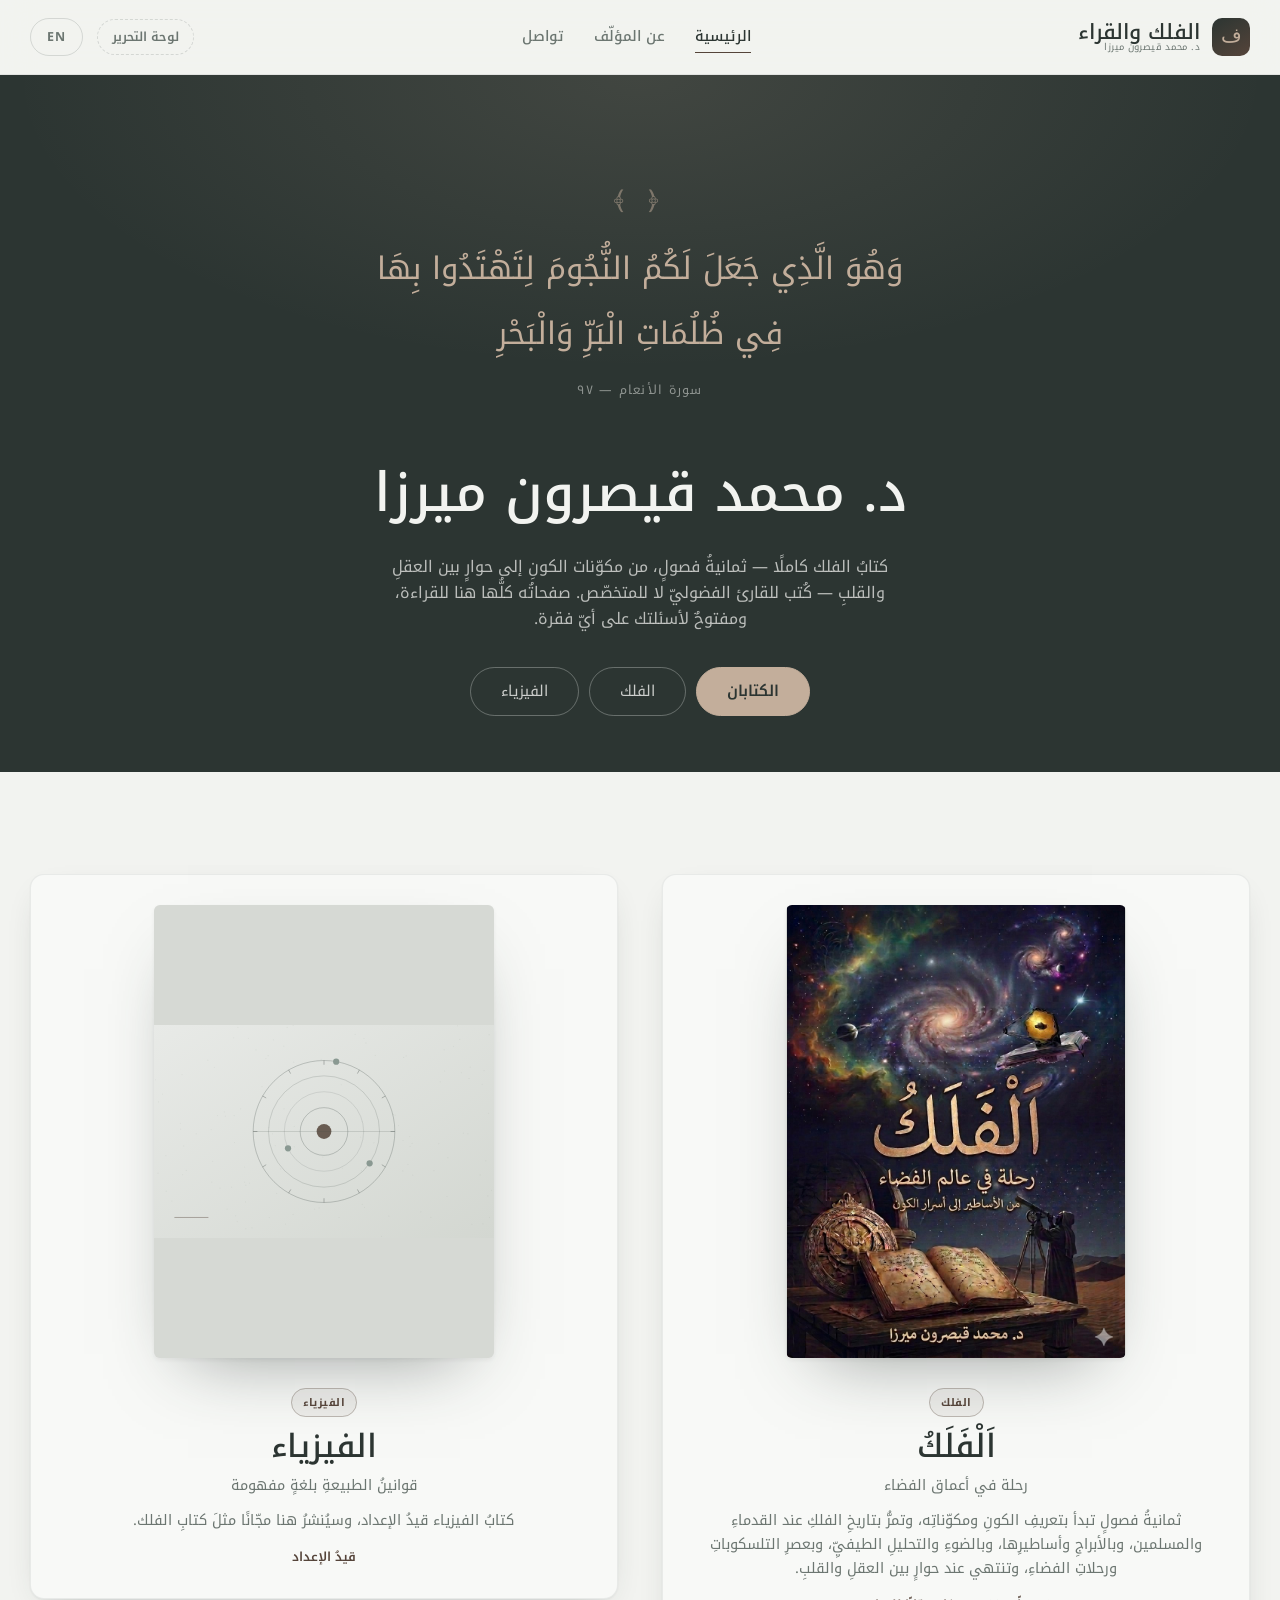
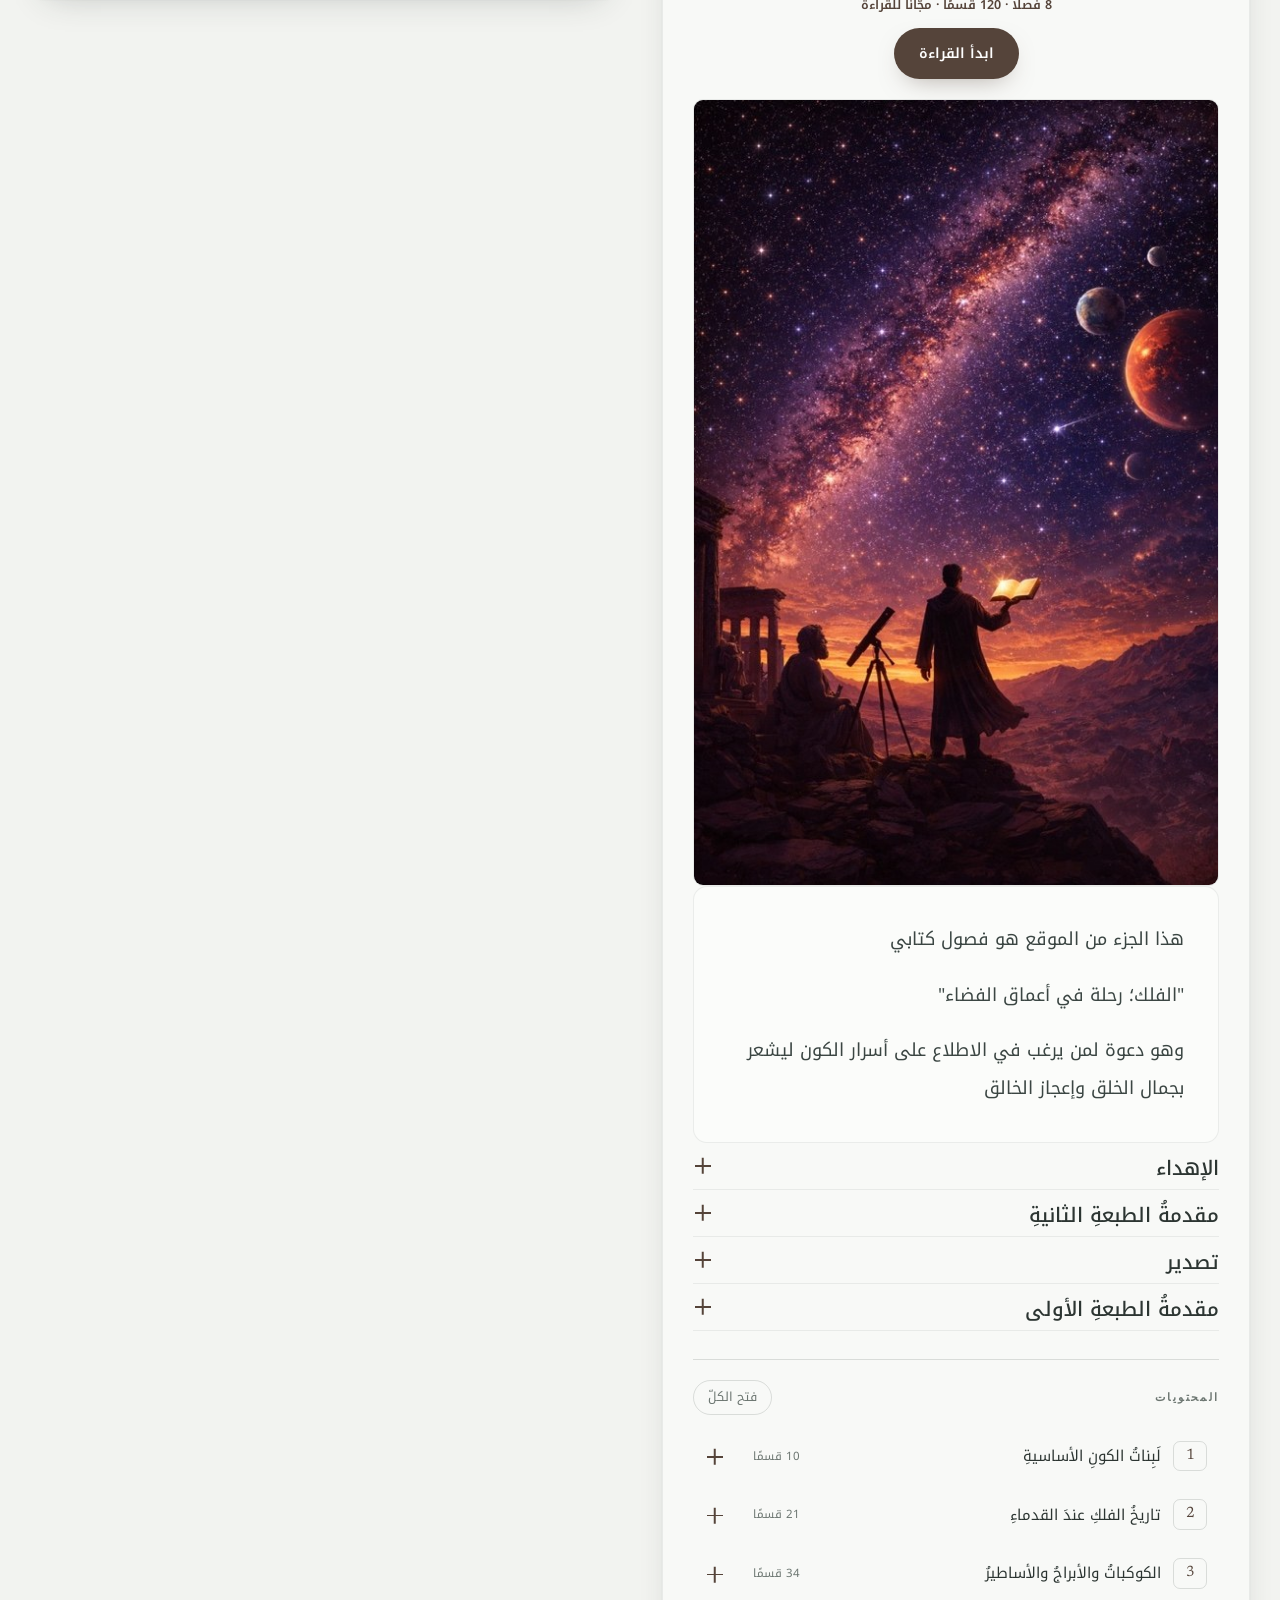
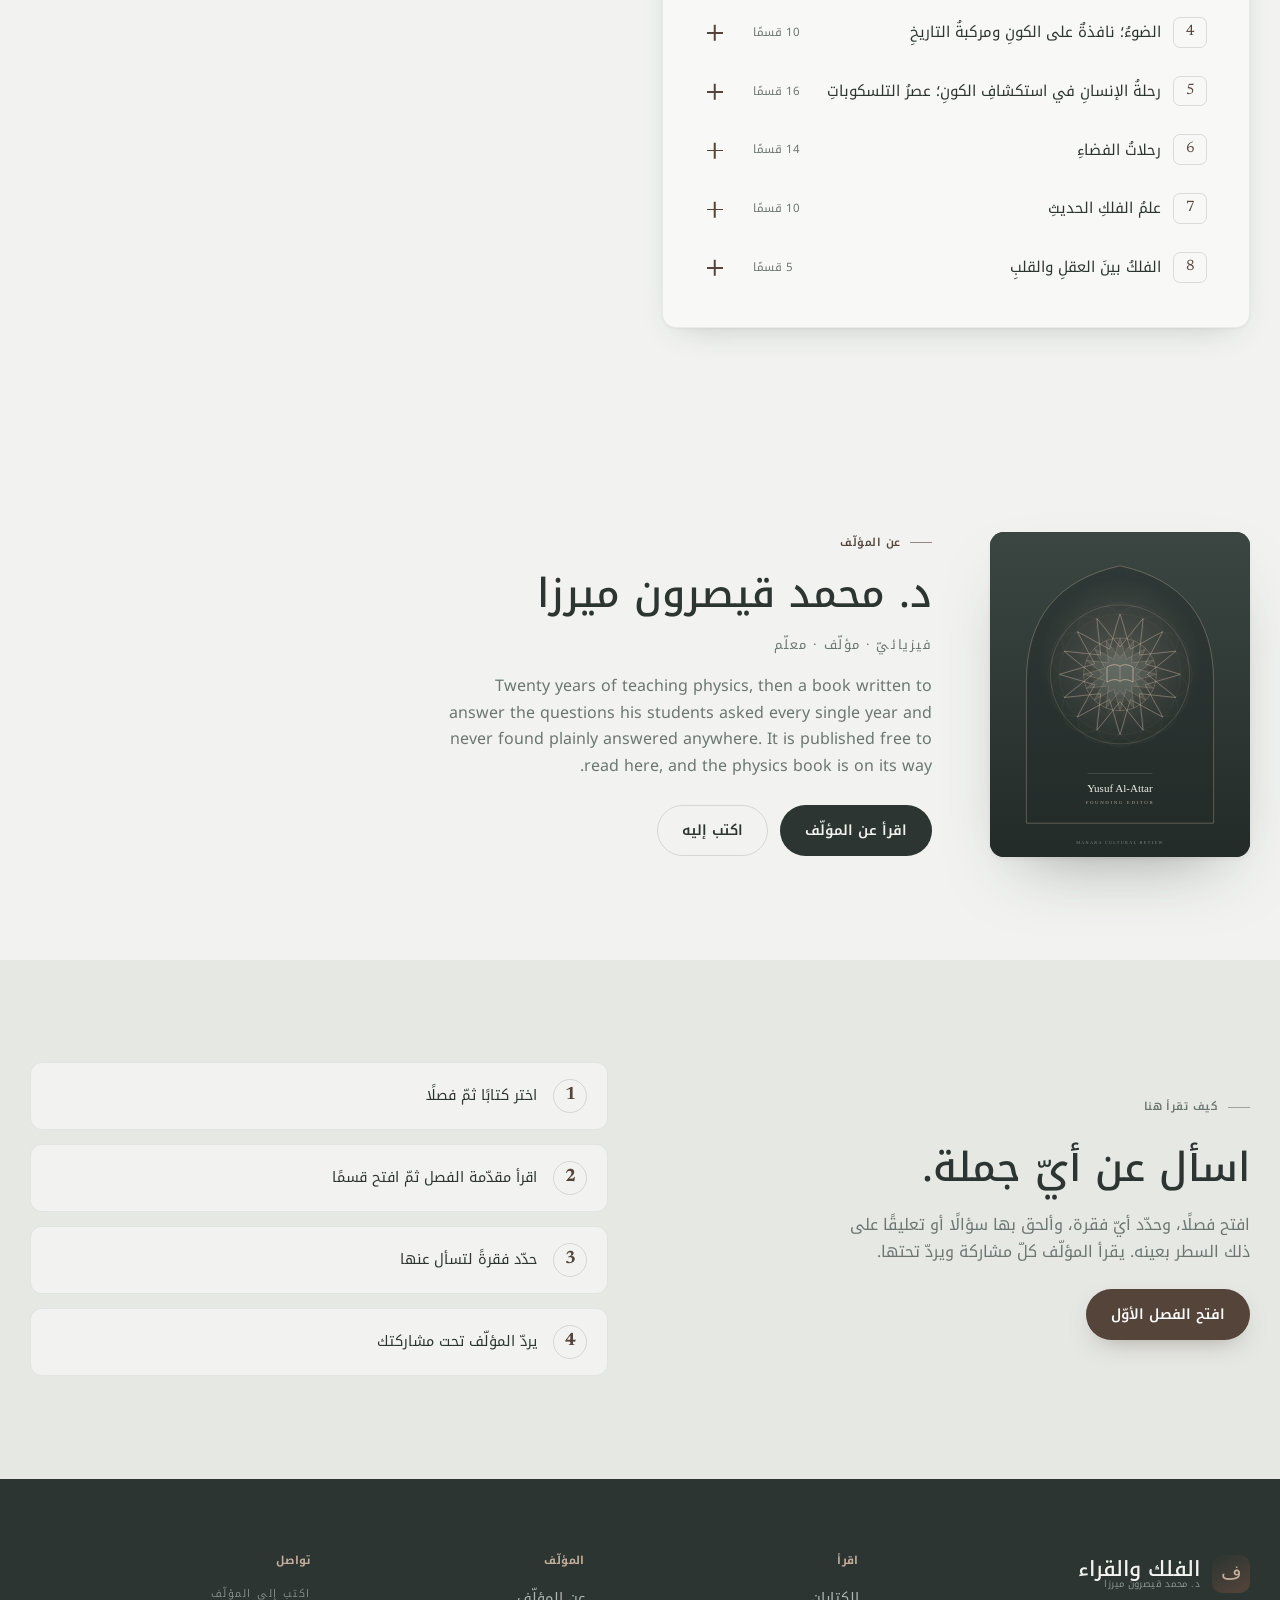
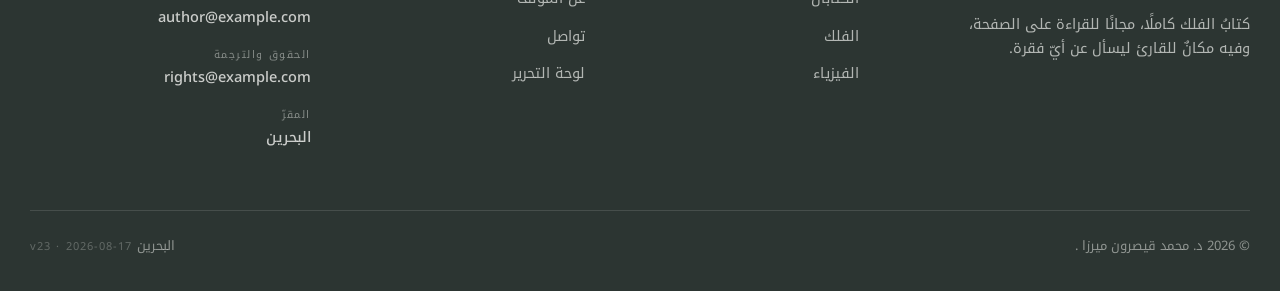
<file: index.html>
<!doctype html>
<html lang="ar" dir="rtl">
<head>
<meta charset="UTF-8">
<meta name="viewport" content="width=device-width,initial-scale=1">
<title>كتب الفلك والفيزياء — د. محمد قيصرون ميرزا</title>
<meta name="description" content="The astronomy book by Dr. Mohammed Qaisaroun Mirza — eight chapters, free to read in full, with comments on any passage.">
<meta name="theme-color" content="#2c3532">
<link rel="preconnect" href="https://fonts.googleapis.com">
<link rel="preconnect" href="https://fonts.gstatic.com" crossorigin>
<link href="https://fonts.googleapis.com/css2?family=Manrope:wght@400;500;600;700&family=Newsreader:ital,wght@0,300;0,400;0,500;0,600;1,400;1,500&family=Noto+Kufi+Arabic:wght@400;600&display=swap" rel="stylesheet">
<link rel="stylesheet" href="styles.css">
<script>document.documentElement.className += " js";</script>
</head>
<body>
<a class="skip" href="#main">Skip to content</a>
<header class="nav">
  <div class="wrap nav-in">
    <a class="brand" href="index.html">
      <span class="brand-mark ar">ف</span>
      <span class="brand-txt"><b>الفلك والقراء</b><span>د. محمد قيصرون ميرزا</span></span>
    </a>
    <nav class="nav-links" aria-label="Primary">
      <a href="index.html" aria-current="page">Home</a>
      <a href="about.html">About</a>
      <a href="contact.html">Contact</a>
    </nav>
    <div class="nav-cta">
      <a class="admin-link" href="admin.html" title="Editor login">لوحة التحرير</a>
      <button class="lang" type="button" aria-label="Switch to English">EN</button>
      <button class="burger" aria-expanded="false" aria-label="Open menu" aria-controls="mobile-menu"><span></span></button>
    </div>
  </div>
  <div class="mobile-menu" id="mobile-menu">
    <div class="wrap">
      <a href="index.html">Home</a>
      <a href="about.html">About</a>
      <a href="contact.html">Contact</a>
      <a href="admin.html">Editor login</a>
      <button class="lang" type="button" aria-label="Switch to English">EN</button>
    </div>
  </div>
</header>

<main id="main">

  <section class="verse-hero">
    <div class="wrap">
      <p class="verse-mark" aria-hidden="true">﴿ ﴾</p>
      <p class="verse ar">وَهُوَ الَّذِي جَعَلَ لَكُمُ النُّجُومَ لِتَهْتَدُوا بِهَا فِي ظُلُمَاتِ الْبَرِّ وَالْبَحْرِ</p>
      <p class="verse-src ar">سورة الأنعام — ٩٧</p>

      <h1>Dr. Mohammed Qaisaroun Mirza</h1>
      <p class="hero-lede">The astronomy book in full — eight chapters, from what the universe is made of to a dialogue between mind and heart — written for the curious reader rather than the specialist. Every page is here to read, and open to your questions on any passage.</p>

      <div class="subject-tabs" id="subjects" role="group" aria-label="Choose a subject"></div>
    </div>
  </section>

  <section class="section" id="library">
    <div class="wrap">
      <div id="books" class="book-shelf"></div>
    </div>
  </section>


  <section class="section" id="author-band">
    <div class="wrap author-band">
      <img class="author-plate reveal" src="img/portrait.svg" alt="Portrait plate for the author" width="800" height="1000" loading="lazy">
      <div class="reveal">
        <p class="eyebrow">About the author</p>
        <h2>Dr. Mohammed Qaisaroun Mirza</h2>
        <p class="role">Physicist · Author · Teacher</p>
        <p>Twenty years of teaching physics, then a book written to answer the questions his students asked every single year and never found plainly answered anywhere. It is published free to read here, and the physics book is on its way.</p>
        <div class="hero-actions">
          <a class="btn btn-ink" href="about.html">Read about the author</a>
          <a class="btn btn-outline" href="contact.html">Write to him</a>
        </div>
      </div>
    </div>
  </section>

  <section class="section alt">
    <div class="wrap how">
      <div class="reveal">
        <p class="eyebrow">How to read here</p>
        <h2>Ask about any sentence.</h2>
        <p>Open a chapter, select any passage, and attach a question or a comment to that exact line. The author reads every one and replies underneath it.</p>
        <a class="btn btn-gold" href="chapter.html?book=falak&ch=1">Open the first chapter</a>
      </div>
      <ol class="steps reveal">
        <li><b>1</b><span>Pick a book, then a chapter</span></li>
        <li><b>2</b><span>Read the chapter opening, then open a section</span></li>
        <li><b>3</b><span>Highlight a passage to question it</span></li>
        <li><b>4</b><span>The author replies under your note</span></li>
      </ol>
    </div>
  </section>
</main>

<footer>
  <div class="wrap">
    <div class="foot-grid">
      <div>
        <a class="brand" href="index.html">
          <span class="brand-mark ar">ف</span>
          <span class="brand-txt"><b>الفلك والقراء</b><span>د. محمد قيصرون ميرزا</span></span>
        </a>
        <p class="foot-about">The astronomy book in full, free to read on the page, with a place for readers to ask about any passage.</p>
      </div>
      <div>
        <h4>Read</h4>
        <ul>
          <li><a href="index.html">The books</a></li>
          <li><a href="chapter.html?book=falak&ch=1">Astronomy</a></li>
          <li><a href="chapter.html?book=fizya&ch=1">Physics</a></li>
        </ul>
      </div>
      <div>
        <h4>The author</h4>
        <ul>
          <li><a href="about.html">About the author</a></li>
          <li><a href="contact.html">Contact</a></li>
          <li><a href="admin.html">Editor login</a></li>
        </ul>
      </div>
      <div>
        <h4>Contact</h4>
        <ul class="foot-contact">
          <li><span>Write to the author</span><a href="mailto:author@example.com">author@example.com</a></li>
          <li><span>Rights and translation</span><a href="mailto:rights@example.com">rights@example.com</a></li>
          <li><span>Based in</span><b>Bahrain</b></li>
        </ul>
      </div>
    </div>
    <div class="foot-bottom">
      <p>© 2026 د. محمد قيصرون ميرزا .</p>
      <p>Bahrain <span class="build-stamp">v23 · 2026-08-17</span></p>
    </div>
  </div>
</footer>
<script src="i18n.js" defer></script>
<script src="content.js" defer></script>
<script src="cms.js" defer></script>
<script src="script.js" defer></script>
</body>
</html>
</file>
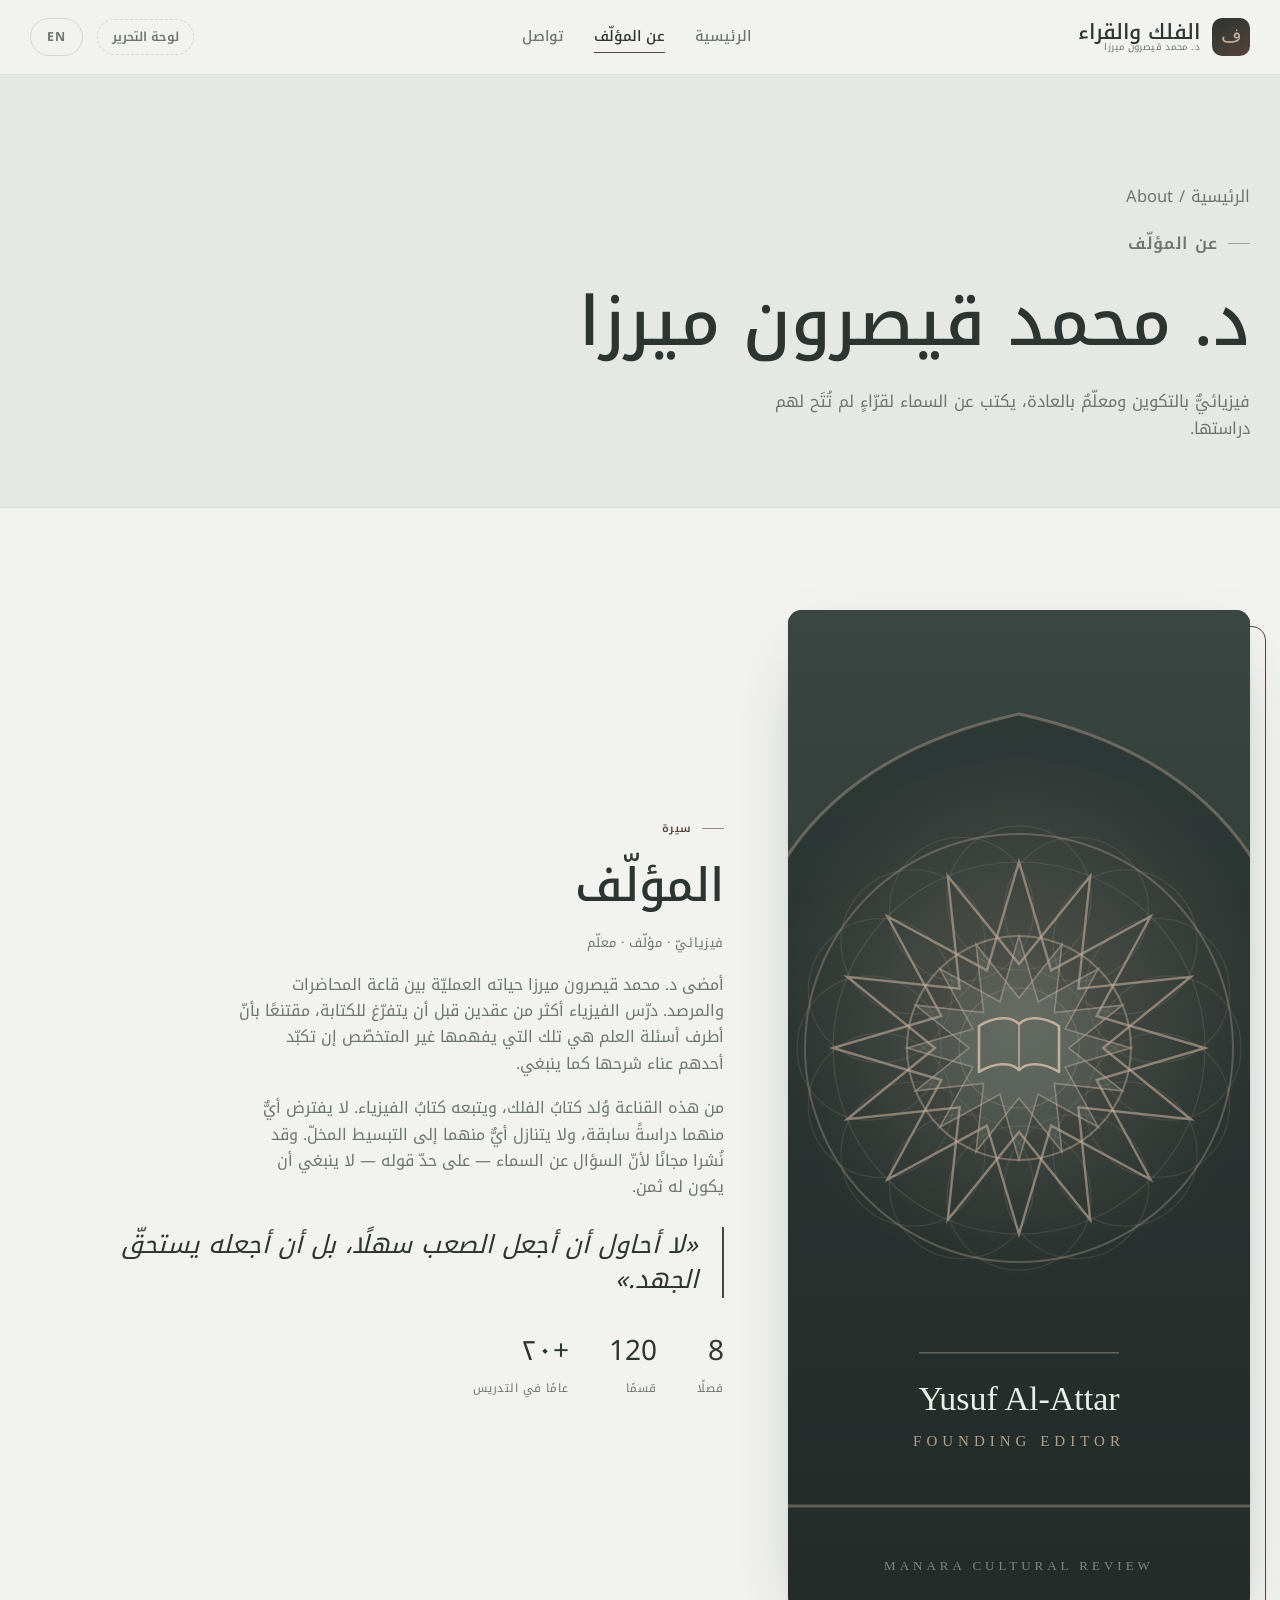
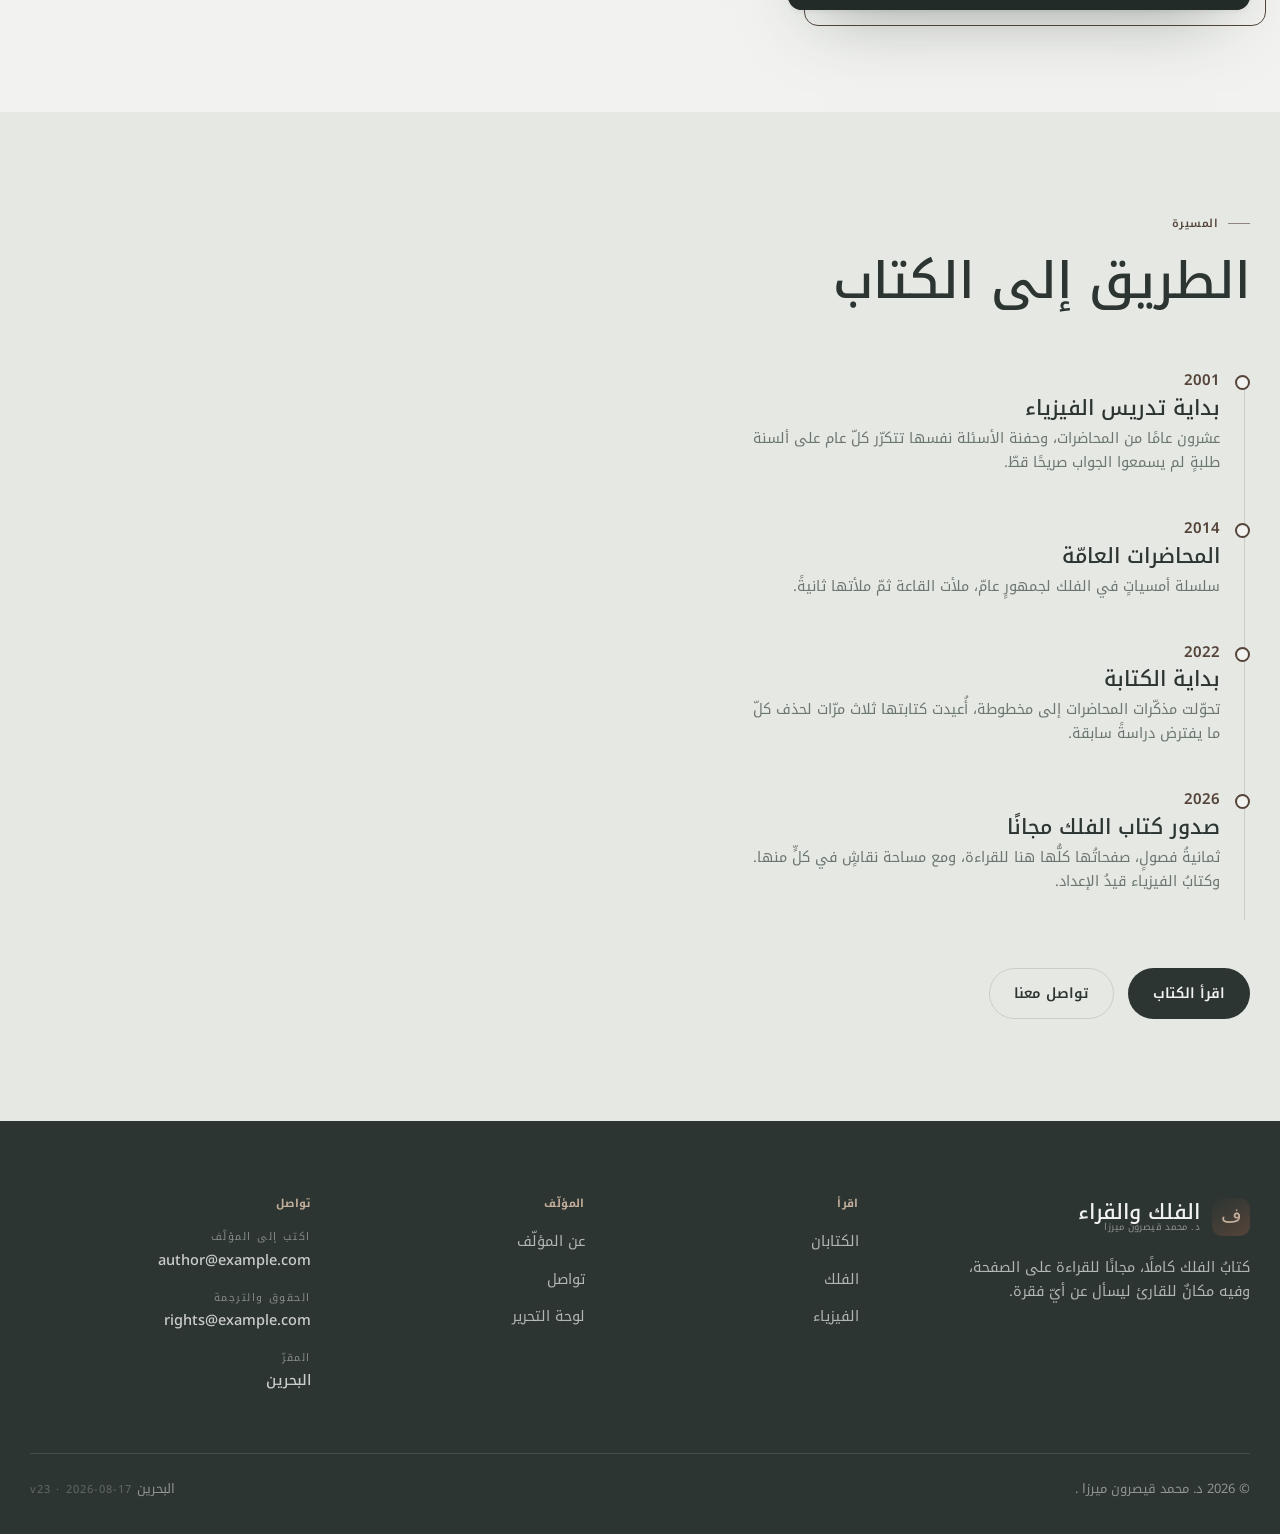
<file: about.html>
<!doctype html>
<html lang="ar" dir="rtl">
<head>
<meta charset="UTF-8">
<meta name="viewport" content="width=device-width,initial-scale=1">
<title>عن المؤلّف — د. محمد قيصرون ميرزا</title>
<meta name="description" content="About Dr. Mohammed Qaisaroun Mirza and the path to the two books.">
<meta name="theme-color" content="#2c3532">
<link rel="preconnect" href="https://fonts.googleapis.com">
<link rel="preconnect" href="https://fonts.gstatic.com" crossorigin>
<link href="https://fonts.googleapis.com/css2?family=Manrope:wght@400;500;600;700&family=Newsreader:ital,wght@0,300;0,400;0,500;0,600;1,400;1,500&family=Noto+Kufi+Arabic:wght@400;600&display=swap" rel="stylesheet">
<link rel="stylesheet" href="styles.css">
<script>document.documentElement.className += " js";</script>
</head>
<body>
<a class="skip" href="#main">Skip to content</a>
<header class="nav">
  <div class="wrap nav-in">
    <a class="brand" href="index.html">
      <span class="brand-mark ar">ف</span>
      <span class="brand-txt"><b>الفلك والقراء</b><span>د. محمد قيصرون ميرزا</span></span>
    </a>
    <nav class="nav-links" aria-label="Primary">
      <a href="index.html">Home</a>
      <a href="about.html" aria-current="page">About</a>
      <a href="contact.html">Contact</a>
    </nav>
    <div class="nav-cta">
      <a class="admin-link" href="admin.html" title="Editor login">لوحة التحرير</a>
      <button class="lang" type="button" aria-label="Switch to English">EN</button>
      <button class="burger" aria-expanded="false" aria-label="Open menu" aria-controls="mobile-menu"><span></span></button>
    </div>
  </div>
  <div class="mobile-menu" id="mobile-menu">
    <div class="wrap">
      <a href="index.html">Home</a>
      <a href="about.html">About</a>
      <a href="contact.html">Contact</a>
      <a href="admin.html">Editor login</a>
      <button class="lang" type="button" aria-label="Switch to English">EN</button>
    </div>
  </div>
</header>

<main id="main">
  <section class="page-head">
    <div class="wrap">
      <p class="crumbs"><a href="index.html">Home</a> / About</p>
      <p class="eyebrow" style="margin-top:20px">About the author</p>
      <h1>Dr. Mohammed Qaisaroun Mirza</h1>
      <p>A physicist by training and a teacher by habit, writing about the sky for readers who were never given the chance to study it.</p>
    </div>
  </section>

  <section class="section">
    <div class="wrap author">
      <div class="portrait reveal">
        <img src="img/portrait.svg" alt="Portrait plate for the author" width="800" height="1000" loading="lazy">
      </div>
      <div class="reveal">
        <p class="eyebrow">Biography</p>
        <h2>The author</h2>
        <p class="role">Physicist · Author · Teacher</p>
        <p class="bio">Dr. Mohammed Qaisaroun Mirza has spent his working life between the lecture hall and the telescope. He taught physics for over two decades before turning to writing, convinced that the most interesting questions in science are the ones a non-specialist can still understand if someone takes the trouble to explain them properly.</p>
        <p class="bio">The astronomy book came out of that conviction, and a physics book is following it. Neither assumes prior study; neither talks down. They are published free because, in his words, a question about the sky should not have a price on it.</p>
        <blockquote>“I am not trying to make hard things easy. I am trying to make them worth the effort.”</blockquote>
        <div class="facts">
          <div><b>8</b><span>Chapters</span></div>
          <div><b>120</b><span>Sections</span></div>
          <div><b>20+</b><span>Years teaching</span></div>
        </div>
      </div>
    </div>
  </section>

  <section class="section alt">
    <div class="wrap">
      <div class="sec-head reveal"><div><p class="eyebrow">History</p><h2>The path to the books</h2></div></div>
      <div class="timeline">
        <div class="tl-item reveal"><p class="yr">2001</p><h4>Begins teaching physics</h4><p>Twenty years of lectures, and the same handful of questions asked every single year by students who had never been told the answer plainly.</p></div>
        <div class="tl-item reveal"><p class="yr">2014</p><h4>The public lectures</h4><p>A series of evening talks on astronomy for a general audience, which filled the room and then filled it again.</p></div>
        <div class="tl-item reveal"><p class="yr">2022</p><h4>Starts writing</h4><p>The lecture notes become a manuscript, rewritten three times to remove everything that assumed prior study.</p></div>
        <div class="tl-item reveal"><p class="yr">2026</p><h4>The astronomy book published, free</h4><p>Eight chapters, every page readable here, with a comment thread on every one of them. The physics book is in preparation.</p></div>
      </div>
      <div class="hero-actions" style="margin-top:40px">
        <a class="btn btn-ink" href="index.html">Read the books</a>
        <a class="btn btn-outline" href="contact.html">Get in touch</a>
      </div>
    </div>
  </section>
</main>

<footer>
  <div class="wrap">
    <div class="foot-grid">
      <div>
        <a class="brand" href="index.html">
          <span class="brand-mark ar">ف</span>
          <span class="brand-txt"><b>الفلك والقراء</b><span>د. محمد قيصرون ميرزا</span></span>
        </a>
        <p class="foot-about">The astronomy book in full, free to read on the page, with a place for readers to ask about any passage.</p>
      </div>
      <div>
        <h4>Read</h4>
        <ul>
          <li><a href="index.html">The books</a></li>
          <li><a href="chapter.html?book=falak&ch=1">Astronomy</a></li>
          <li><a href="chapter.html?book=fizya&ch=1">Physics</a></li>
        </ul>
      </div>
      <div>
        <h4>The author</h4>
        <ul>
          <li><a href="about.html">About the author</a></li>
          <li><a href="contact.html">Contact</a></li>
          <li><a href="admin.html">Editor login</a></li>
        </ul>
      </div>
      <div>
        <h4>Contact</h4>
        <ul class="foot-contact">
          <li><span>Write to the author</span><a href="mailto:author@example.com">author@example.com</a></li>
          <li><span>Rights and translation</span><a href="mailto:rights@example.com">rights@example.com</a></li>
          <li><span>Based in</span><b>Bahrain</b></li>
        </ul>
      </div>
    </div>
    <div class="foot-bottom">
      <p>© 2026 د. محمد قيصرون ميرزا .</p>
      <p>Bahrain <span class="build-stamp">v23 · 2026-08-17</span></p>
    </div>
  </div>
</footer>
<script src="i18n.js" defer></script>
<script src="content.js" defer></script>
<script src="cms.js" defer></script>
<script src="script.js" defer></script>
</body>
</html>
</file>
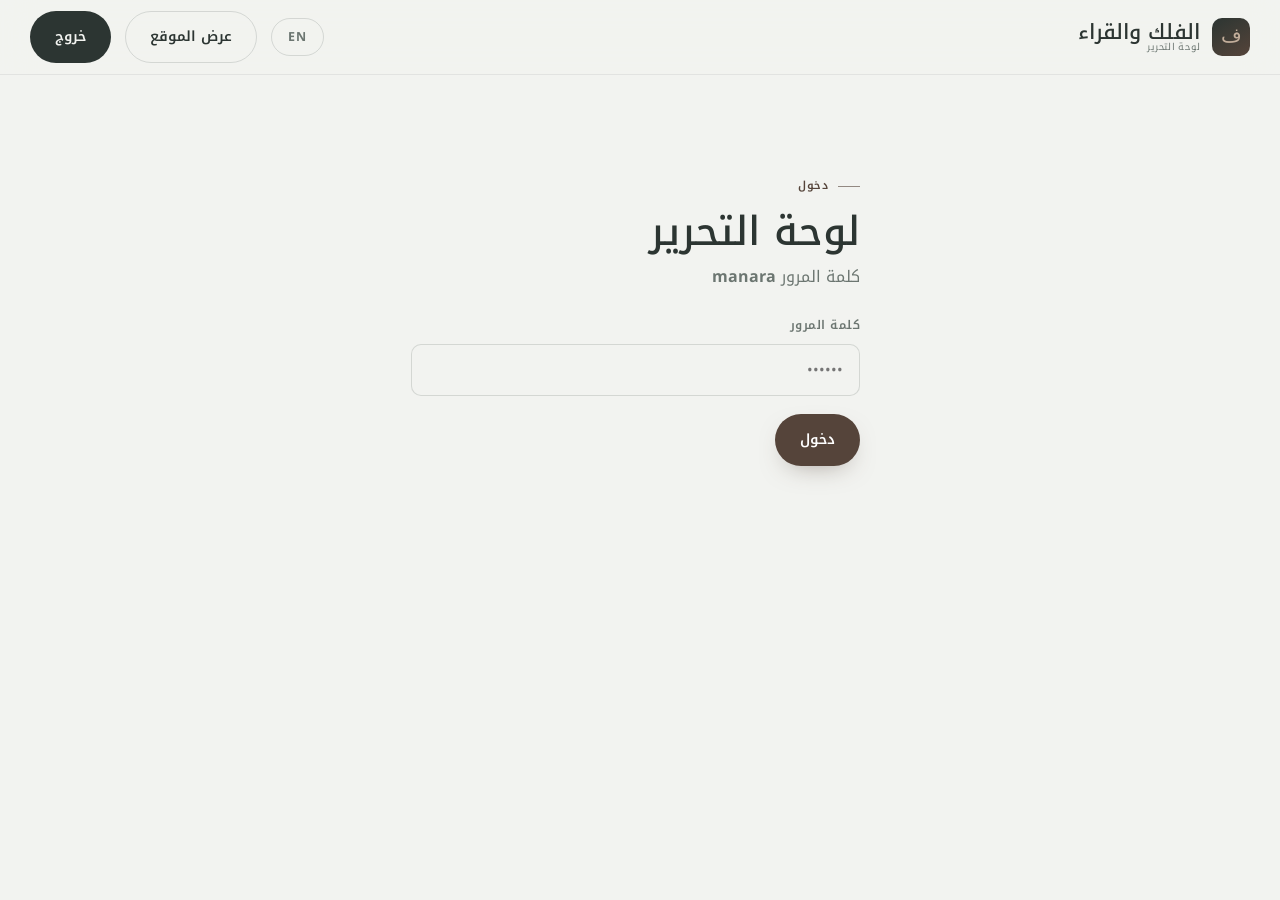
<file: admin.html>
<!doctype html>
<html lang="ar" dir="rtl">
<head>
<meta charset="UTF-8">
<meta name="viewport" content="width=device-width,initial-scale=1">
<title>Editor Dashboard</title>
<meta name="robots" content="noindex,nofollow">
<meta name="theme-color" content="#2c3532">
<link rel="preconnect" href="https://fonts.googleapis.com">
<link rel="preconnect" href="https://fonts.gstatic.com" crossorigin>
<link href="https://fonts.googleapis.com/css2?family=Manrope:wght@400;500;600;700&family=Newsreader:ital,wght@0,300;0,400;0,500;0,600;1,400;1,500&family=Noto+Kufi+Arabic:wght@400;600&display=swap" rel="stylesheet">
<link rel="stylesheet" href="styles.css">
<script>document.documentElement.className += " js";</script>
</head>
<body>
<header class="nav">
  <div class="wrap nav-in">
    <a class="brand" href="index.html">
      <span class="brand-mark ar">ف</span>
      <span class="brand-txt"><b>الفلك والقراء</b><span>Editor Dashboard</span></span>
    </a>
    <div class="nav-cta">
      <button class="lang" type="button" aria-label="Switch to English">EN</button>
      <a class="btn btn-outline" href="index.html">View site</a>
      <button class="btn btn-ink" id="logout" type="button" hidden>Log out</button>
    </div>
  </div>
</header>

<main id="main">
  <section class="section" id="gate">
    <div class="wrap" style="max-width:440px">
      <p class="eyebrow">Sign in</p>
      <h1 style="font-size:clamp(28px,4vw,40px);margin:14px 0 10px">Editor dashboard</h1>
      <p style="color:var(--muted);margin-bottom:26px">The password is <b>manara</b></p>
      <form id="login-form">
        <div class="field"><label for="pw">Password</label>
          <input id="pw" type="password" autocomplete="current-password" placeholder="••••••"></div>
        <button class="btn btn-gold" type="submit">Sign in</button>
        <p class="form-note" id="login-note" style="color:var(--muted)"></p>
      </form>
    </div>
  </section>

  <div id="panel" hidden>
    <section class="page-head">
      <div class="wrap">
        <p class="eyebrow">Editor dashboard</p>
        <h1>Books and questions</h1>
        <p>Edit the books and their chapters, and answer readers. Every change shows on the site straight away.</p>
        <div class="admin-tabs" role="tablist">
          <button class="chip" data-tab="books" aria-pressed="true">Books <span id="n-book"></span></button>
          <button class="chip" data-tab="comments" aria-pressed="false">Questions <span id="n-com"></span></button>
        </div>
      </div>
    </section>

    <section class="section" id="tab-books">
      <div class="wrap">
        <div class="sec-head">
          <div><p class="eyebrow">Content</p><h2>Books</h2></div>
          <button class="btn btn-gold" id="new-chapter" type="button">+ New chapter</button>
        </div>
        <div id="admin-books"></div>
      </div>
    </section>

    <section class="section" id="tab-comments" hidden>
      <div class="wrap">
        <div class="sec-head"><div><p class="eyebrow">Engagement</p><h2>Reader questions</h2></div></div>
        <div id="admin-comments"></div>
      </div>
    </section>

    <section class="section alt">
      <div class="wrap">
        <p class="eyebrow">Published text</p>
        <h2 style="font-size:clamp(22px,3vw,30px);margin:12px 0 14px">Restore the book</h2>
        <p style="color:var(--muted);max-width:60ch;margin-bottom:20px">Your edits are saved in this browser. This puts the published text of the book back as it was written.</p>
        <button class="btn btn-outline" id="reset" type="button">Restore the published text</button>
        <p class="build-stamp" style="margin-top:20px">v23 · 2026-08-17</p>
      </div>
    </section>
  </div>
</main>

<div class="modal" id="editor" hidden>
  <div class="modal-card">
    <div class="modal-head">
      <h3 id="editor-title">Chapter</h3>
      <button class="modal-x" id="editor-close" type="button" aria-label="Close">&times;</button>
    </div>
    <form id="chapter-form" class="modal-body">
      <input type="hidden" id="ed-book"><input type="hidden" id="ed-n">
      <div class="field"><label for="ed-bookpick">Book</label><select id="ed-bookpick"></select></div>
      <div class="field"><label for="ed-title">Chapter title</label><input id="ed-title" required></div>
      <div class="field">
        <label for="ed-intro">Introduction — one paragraph per blank line</label>
        <textarea id="ed-intro" style="min-height:200px" required></textarea>
      </div>
      <div class="field">
        <label for="ed-sections">Sections — one per line, as <code>number | title</code>. Indent a line with two spaces to nest it under the section above.</label>
        <textarea id="ed-sections" style="min-height:150px"></textarea>
      </div>
      <div style="display:flex;gap:10px;flex-wrap:wrap">
        <button class="btn btn-gold" type="submit">Save</button>
        <button class="btn btn-outline" type="button" id="editor-cancel">Cancel</button>
      </div>
      <p class="form-note" id="ed-note" style="color:var(--muted)"></p>
    </form>
  </div>
</div>

<script src="i18n.js" defer></script>
<script src="content.js" defer></script>
<script src="cms.js" defer></script>
<script src="admin.js" defer></script>
</body>
</html>
</file>
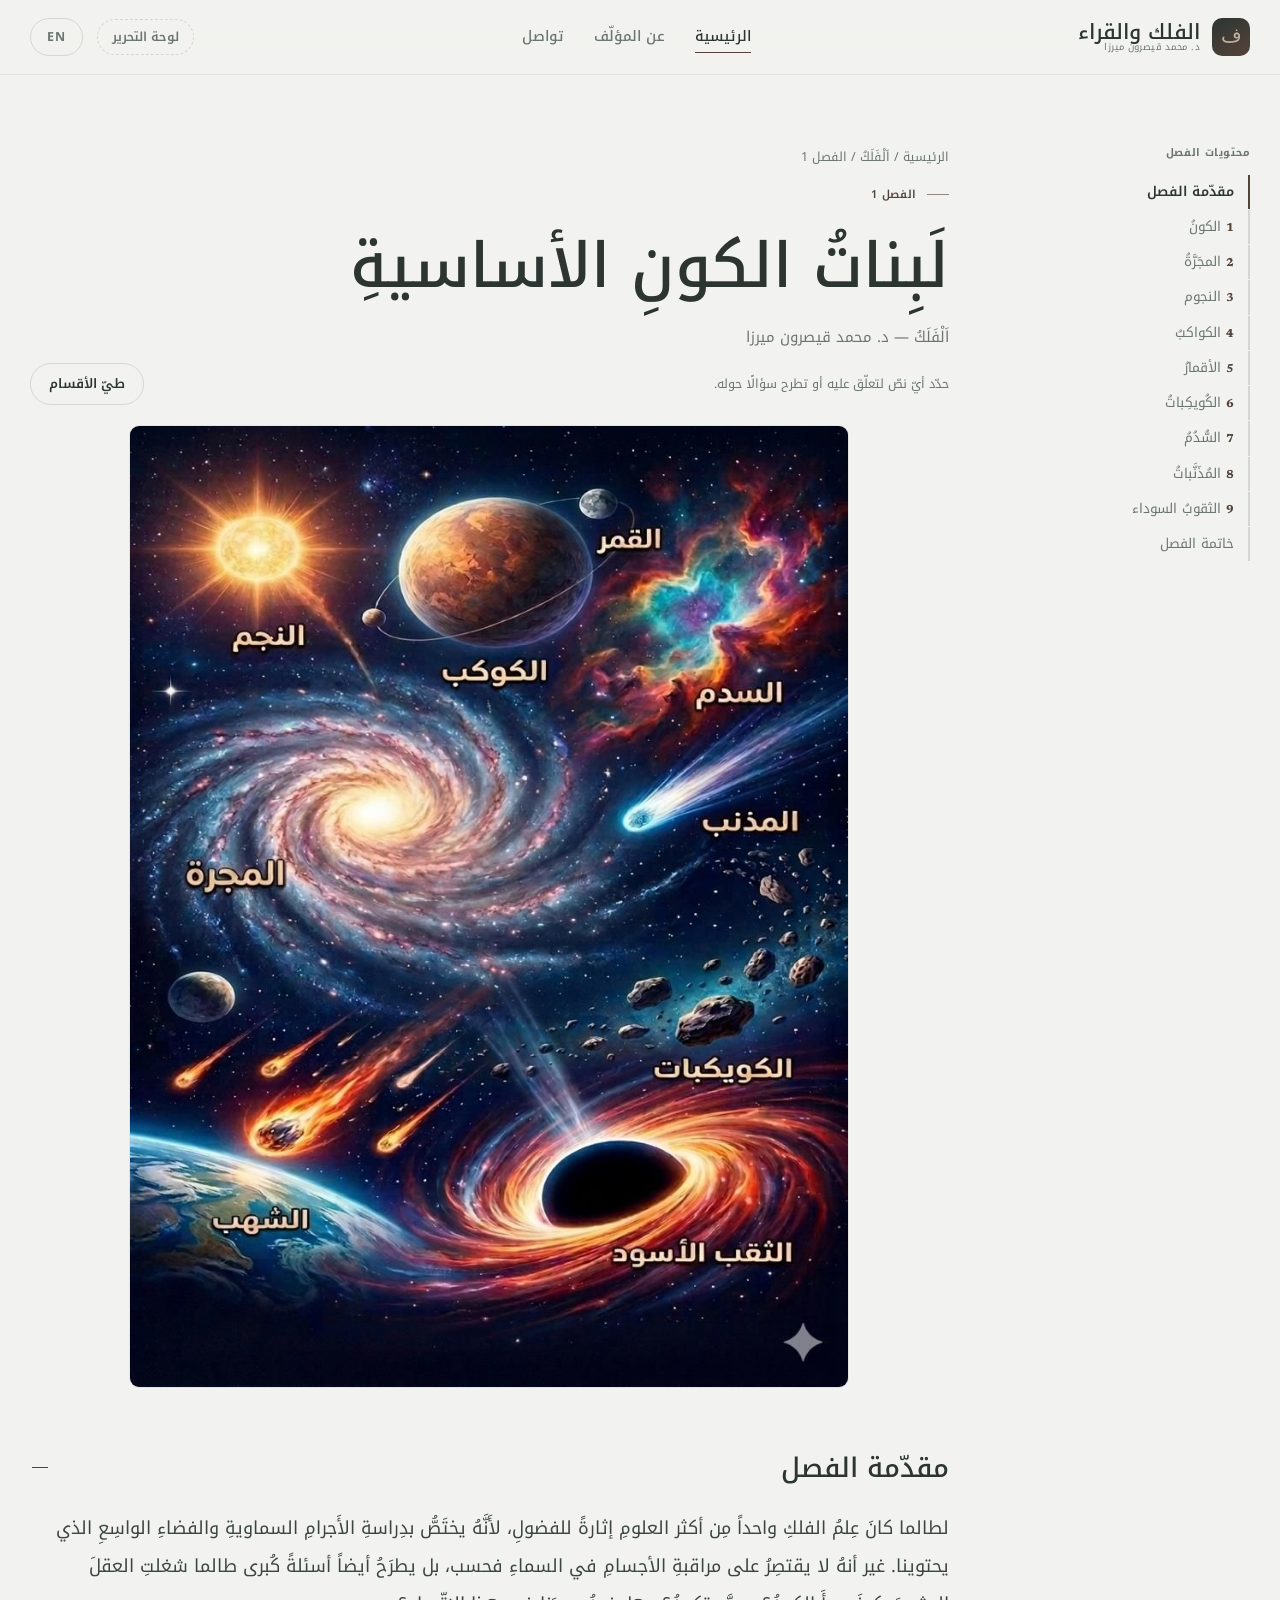
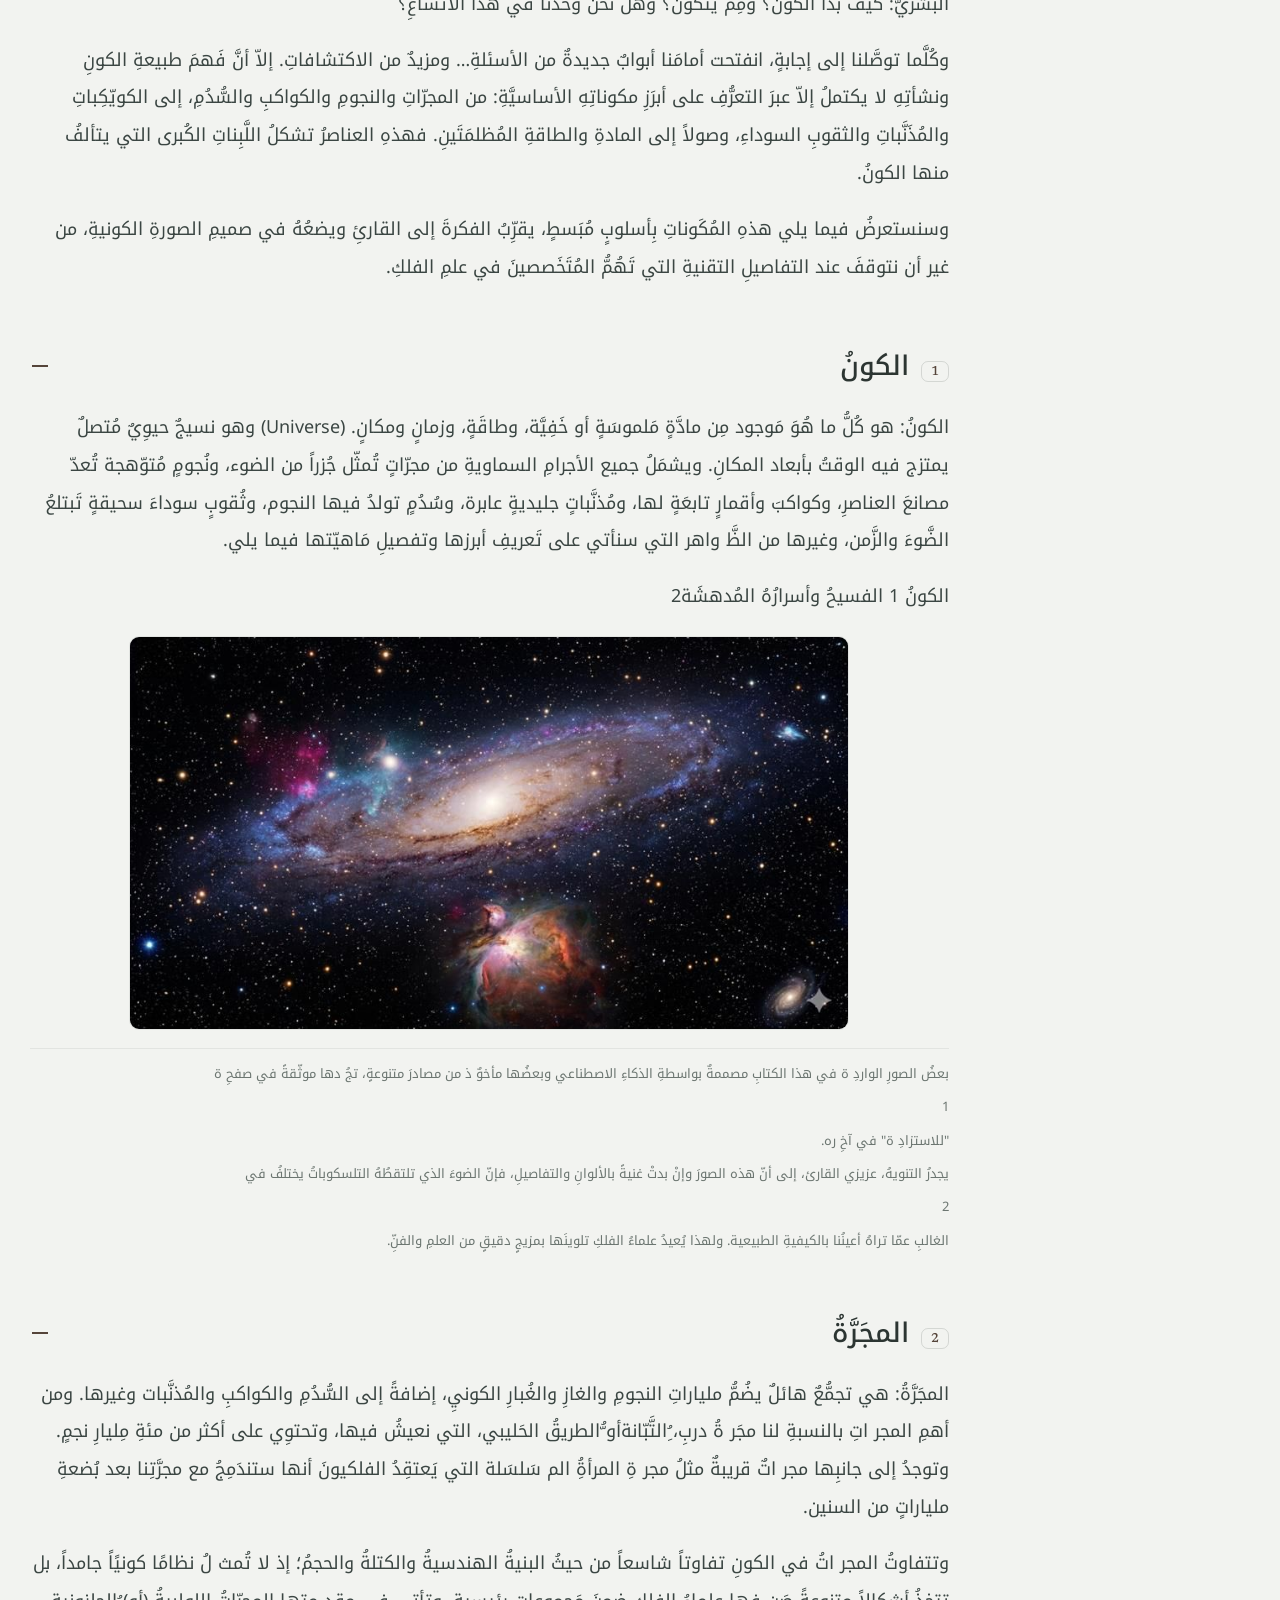
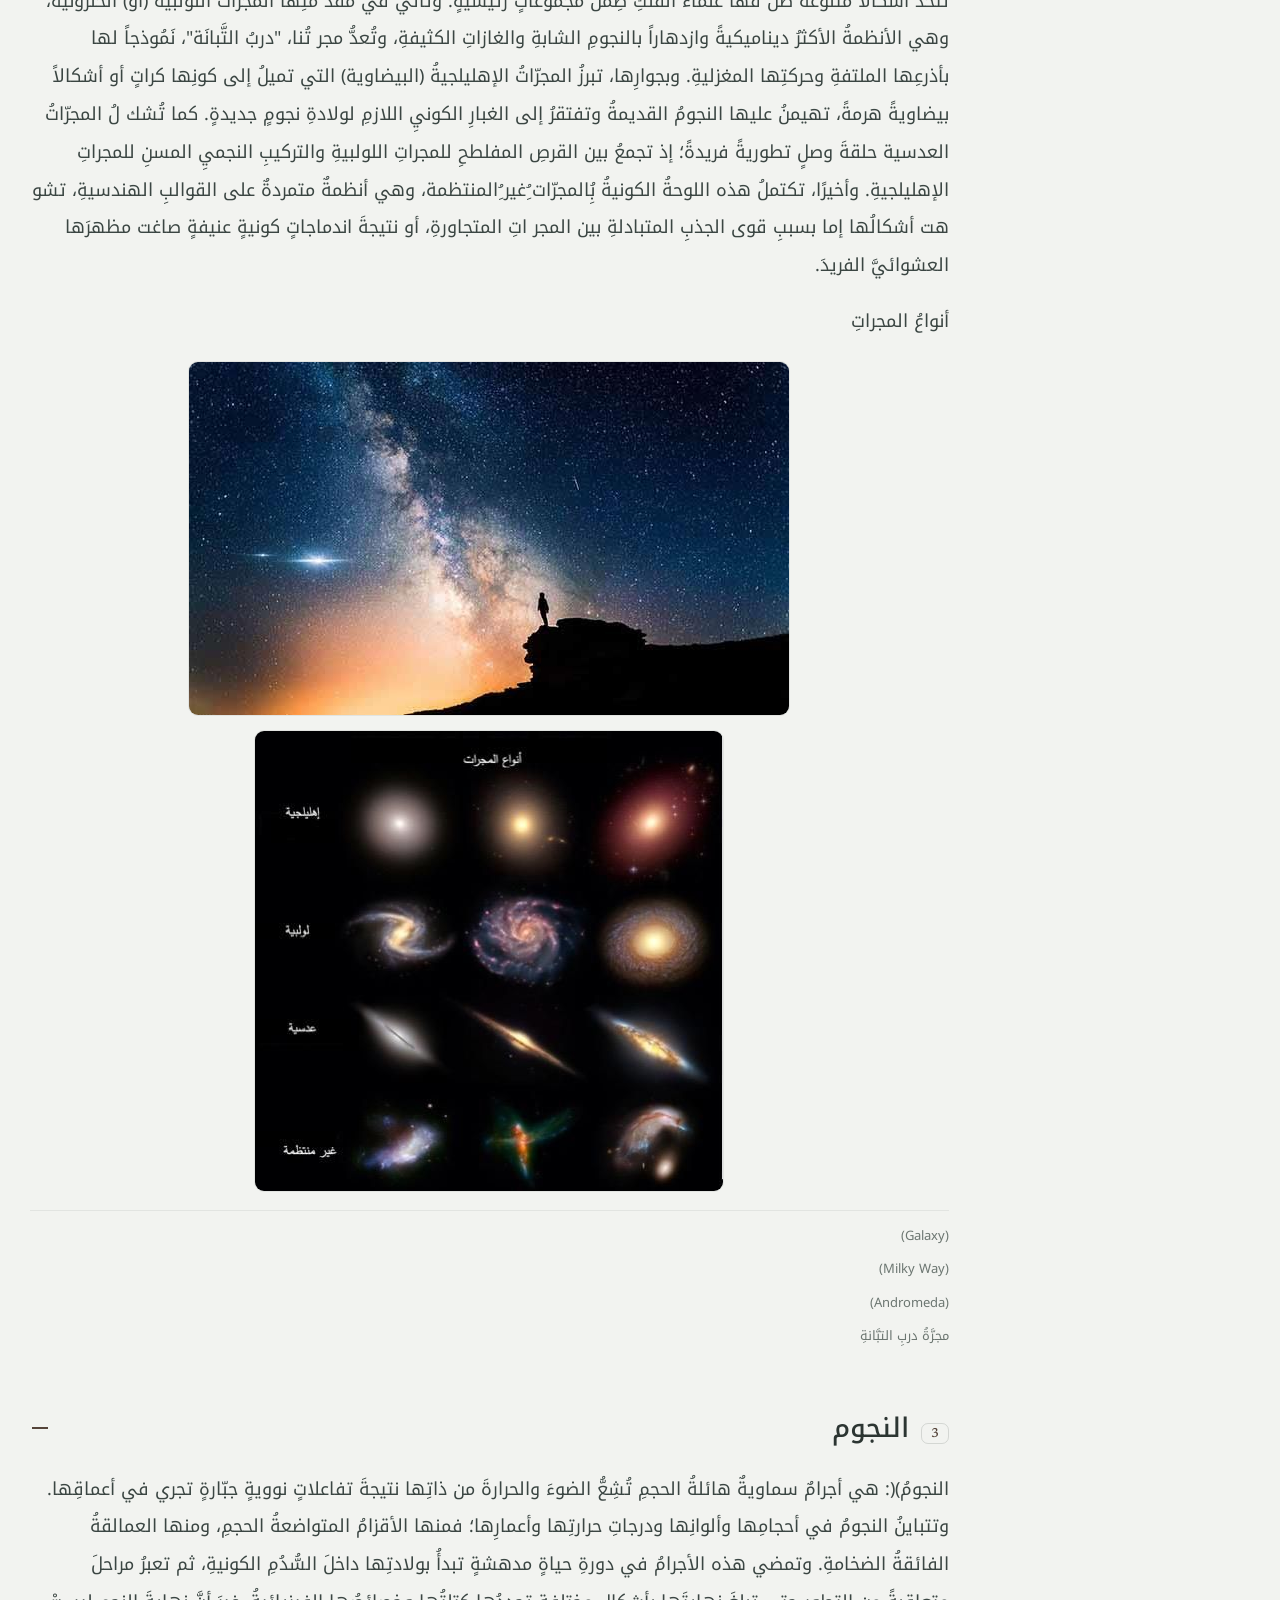
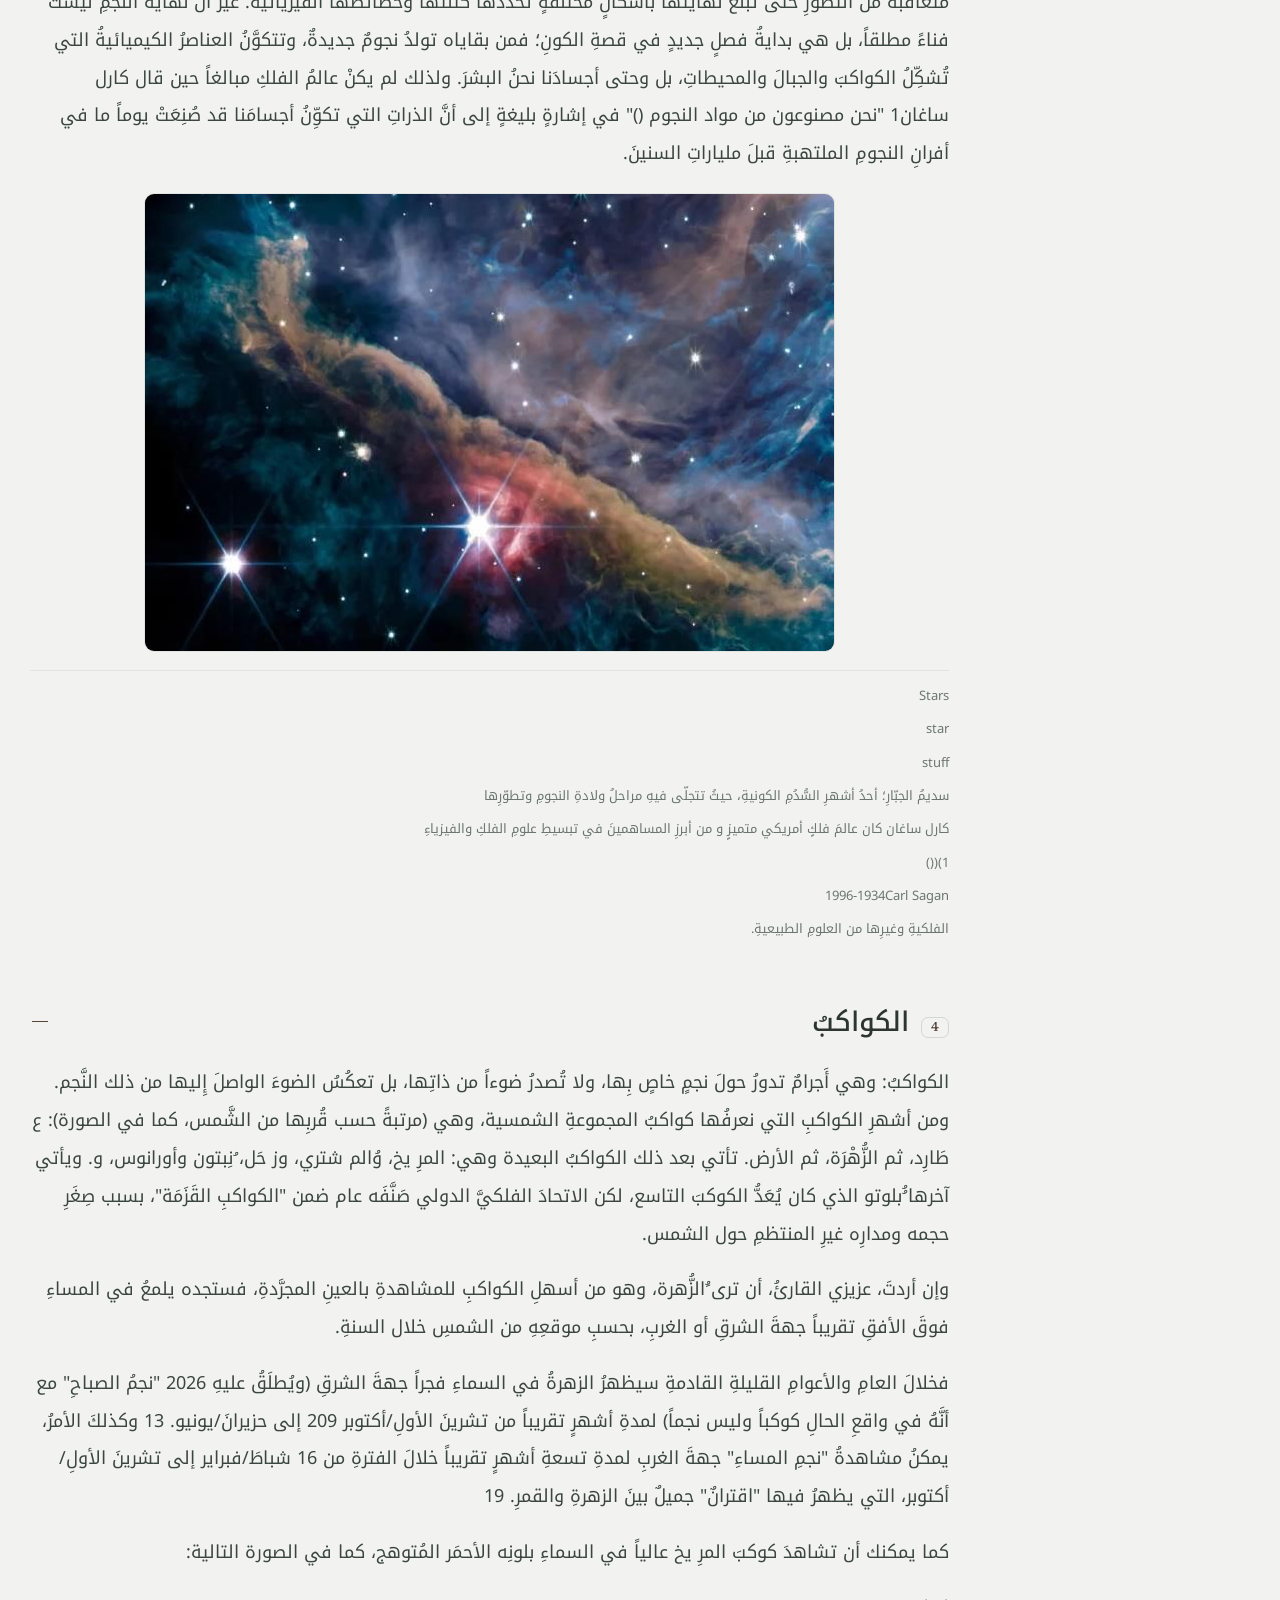
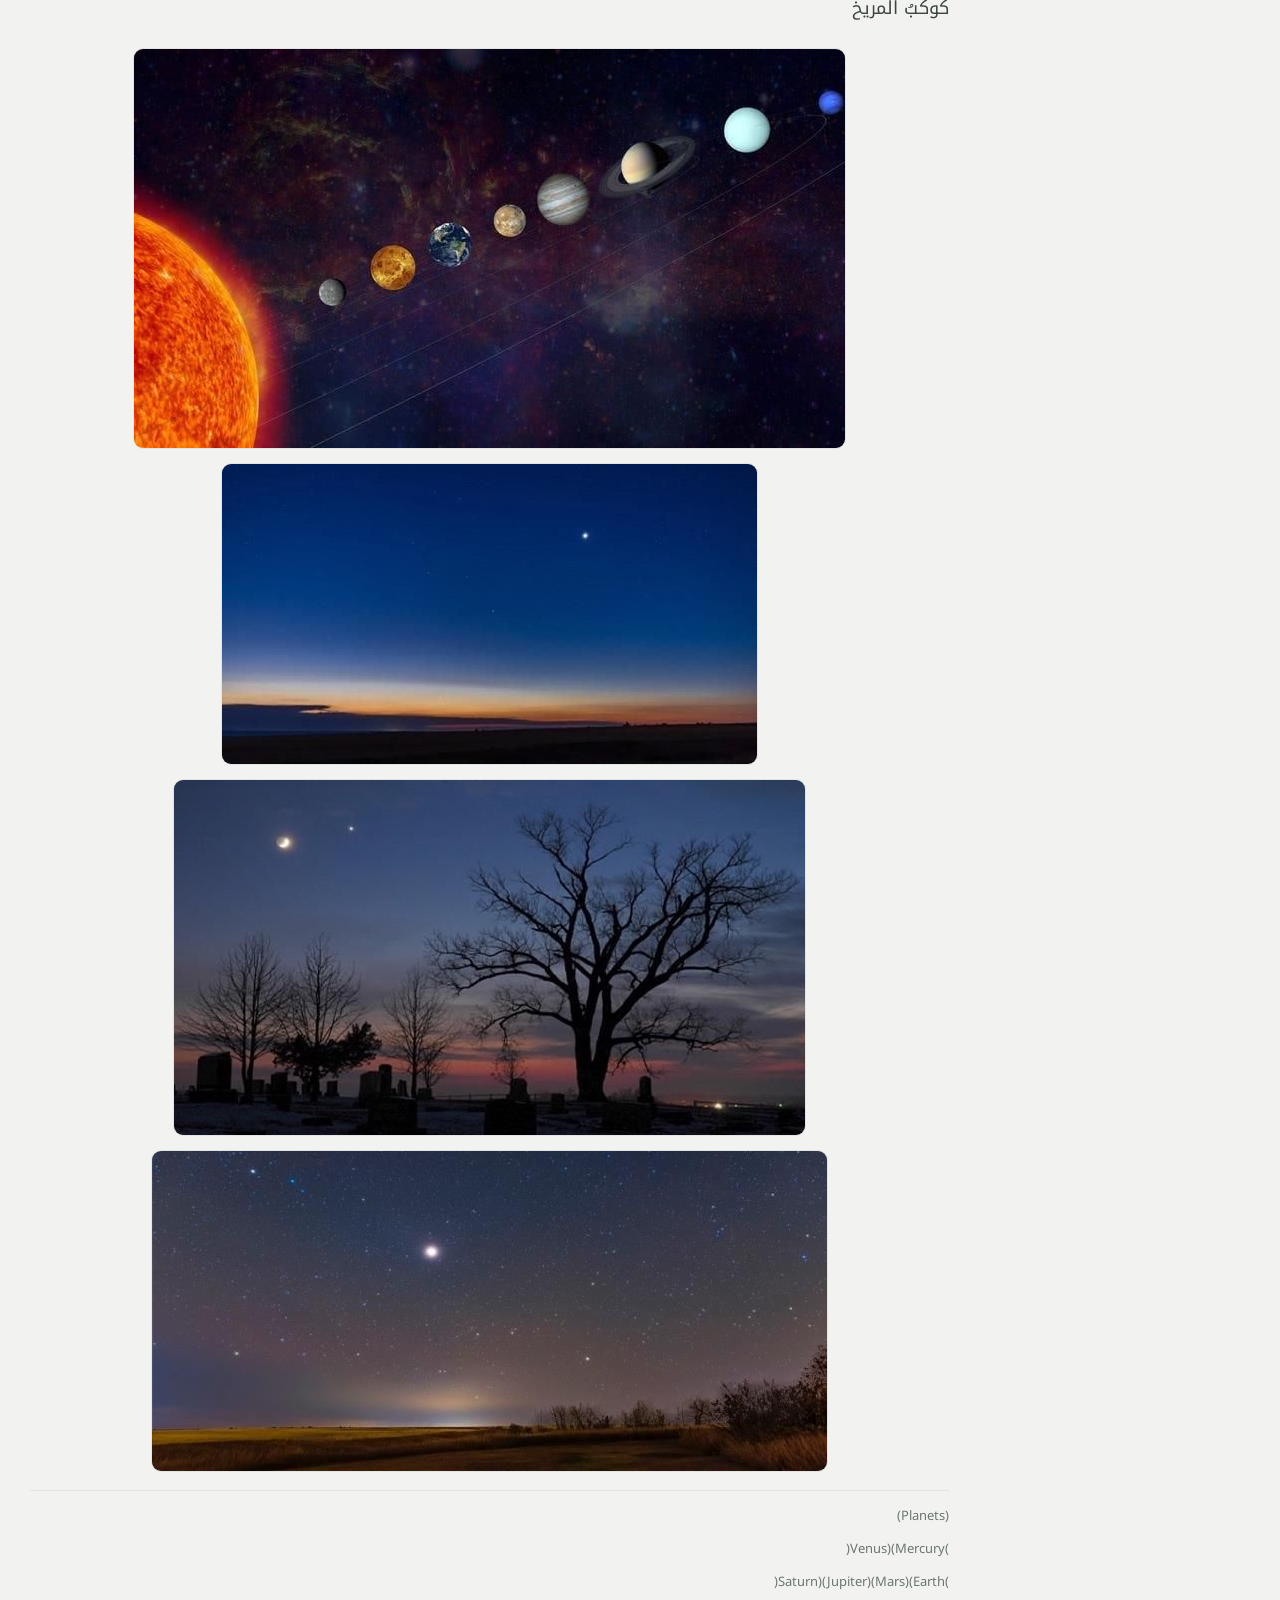
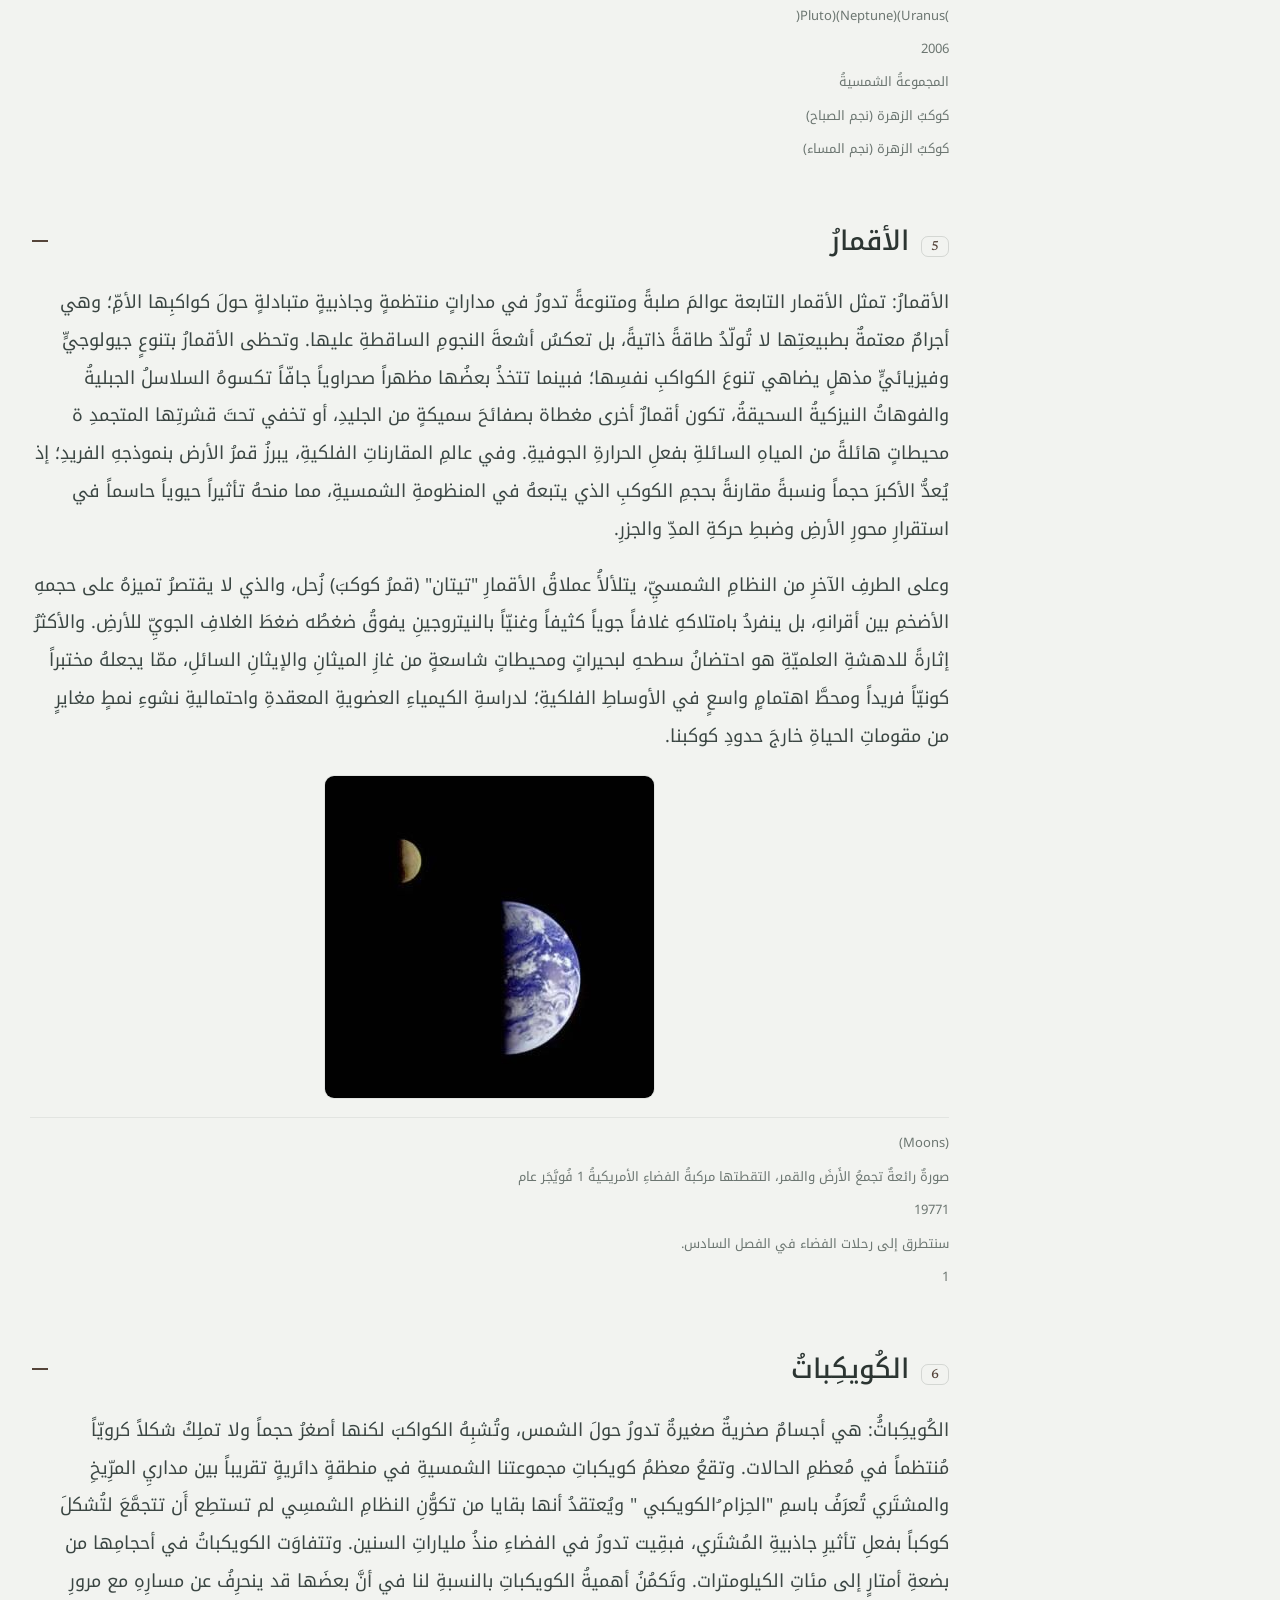
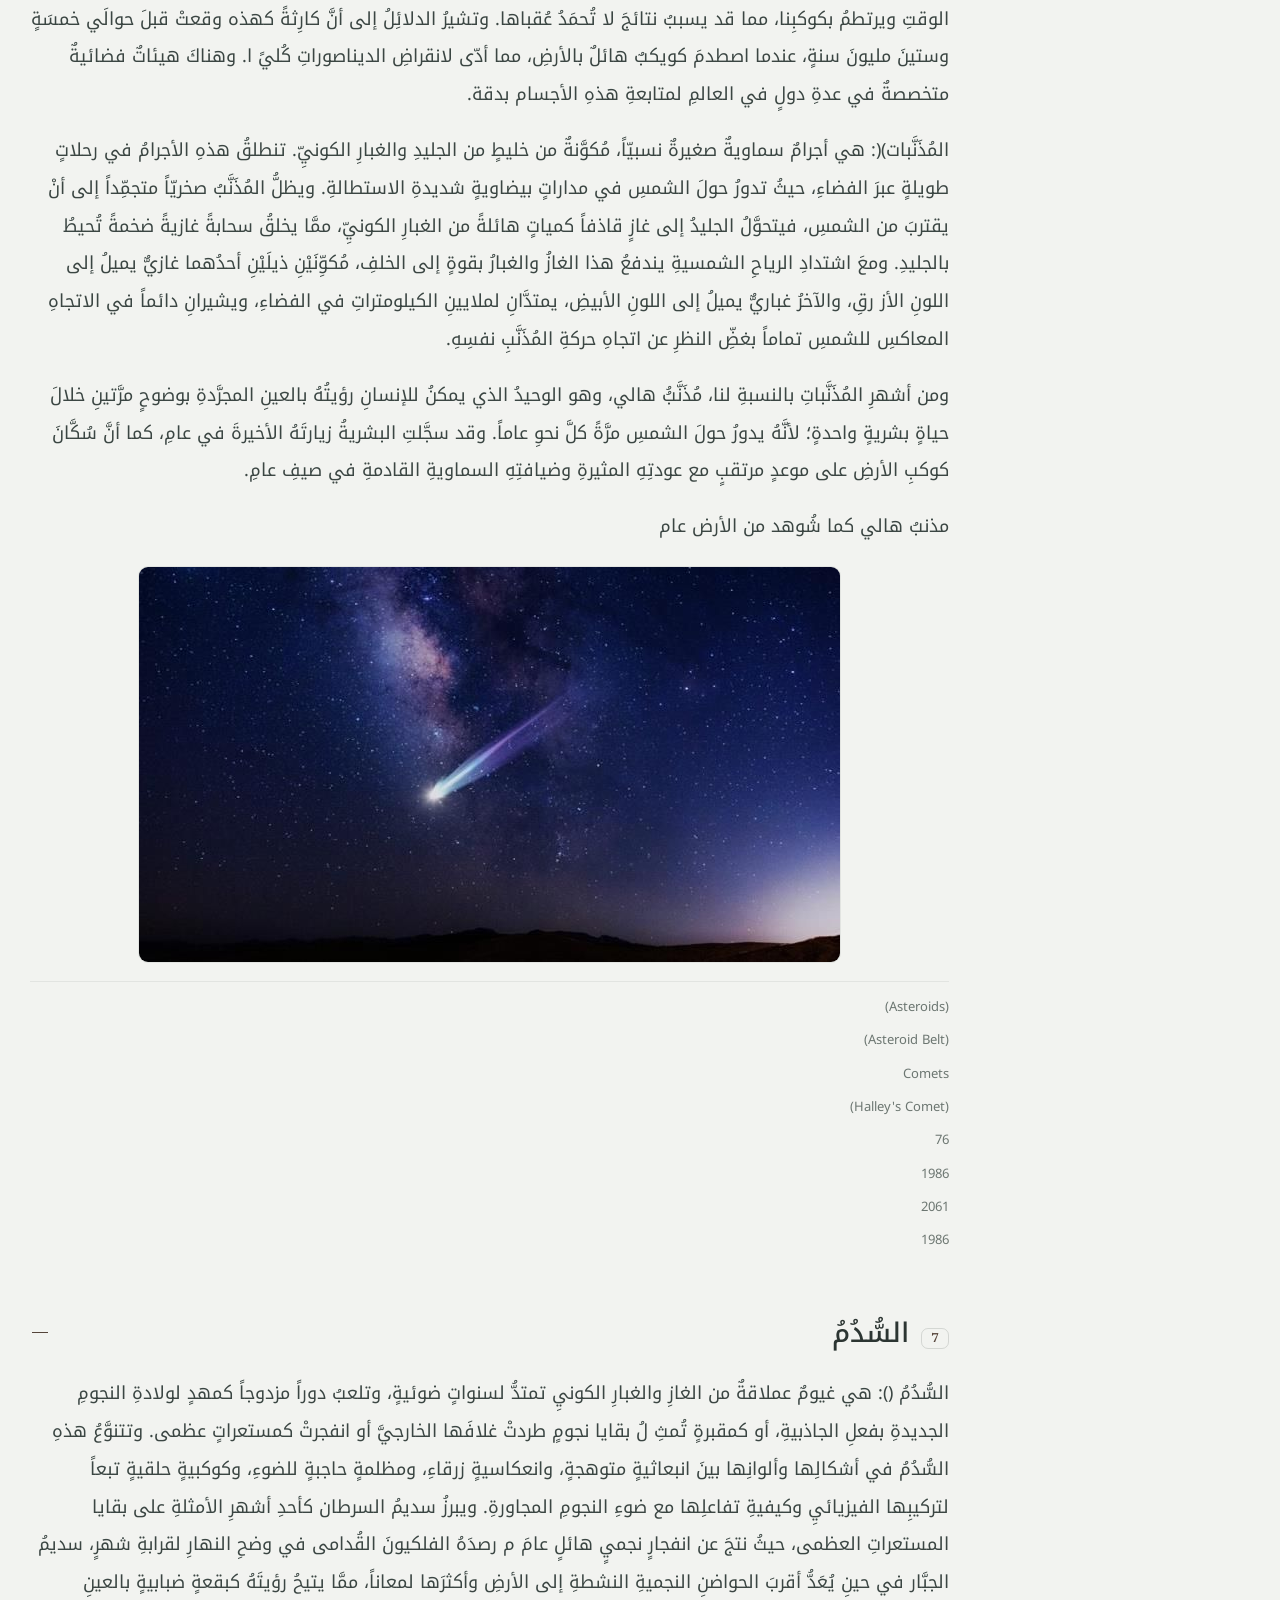
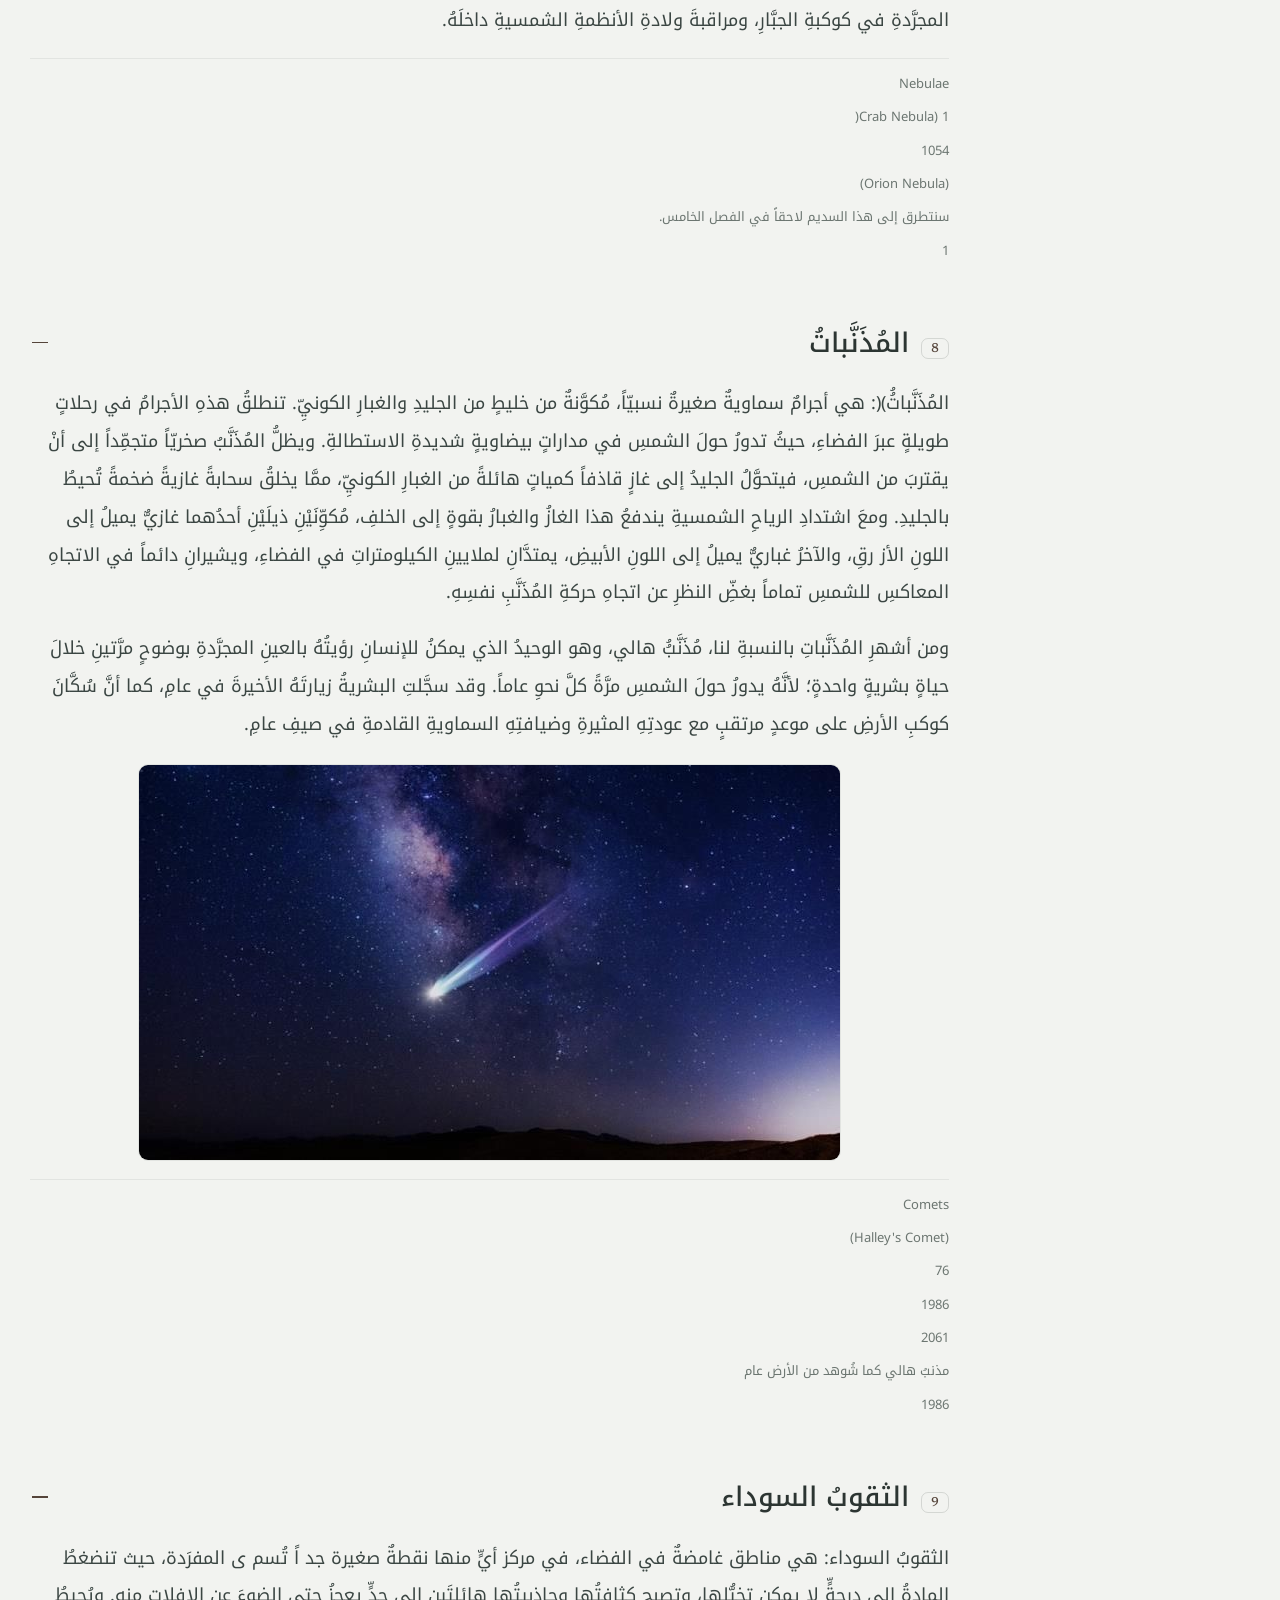
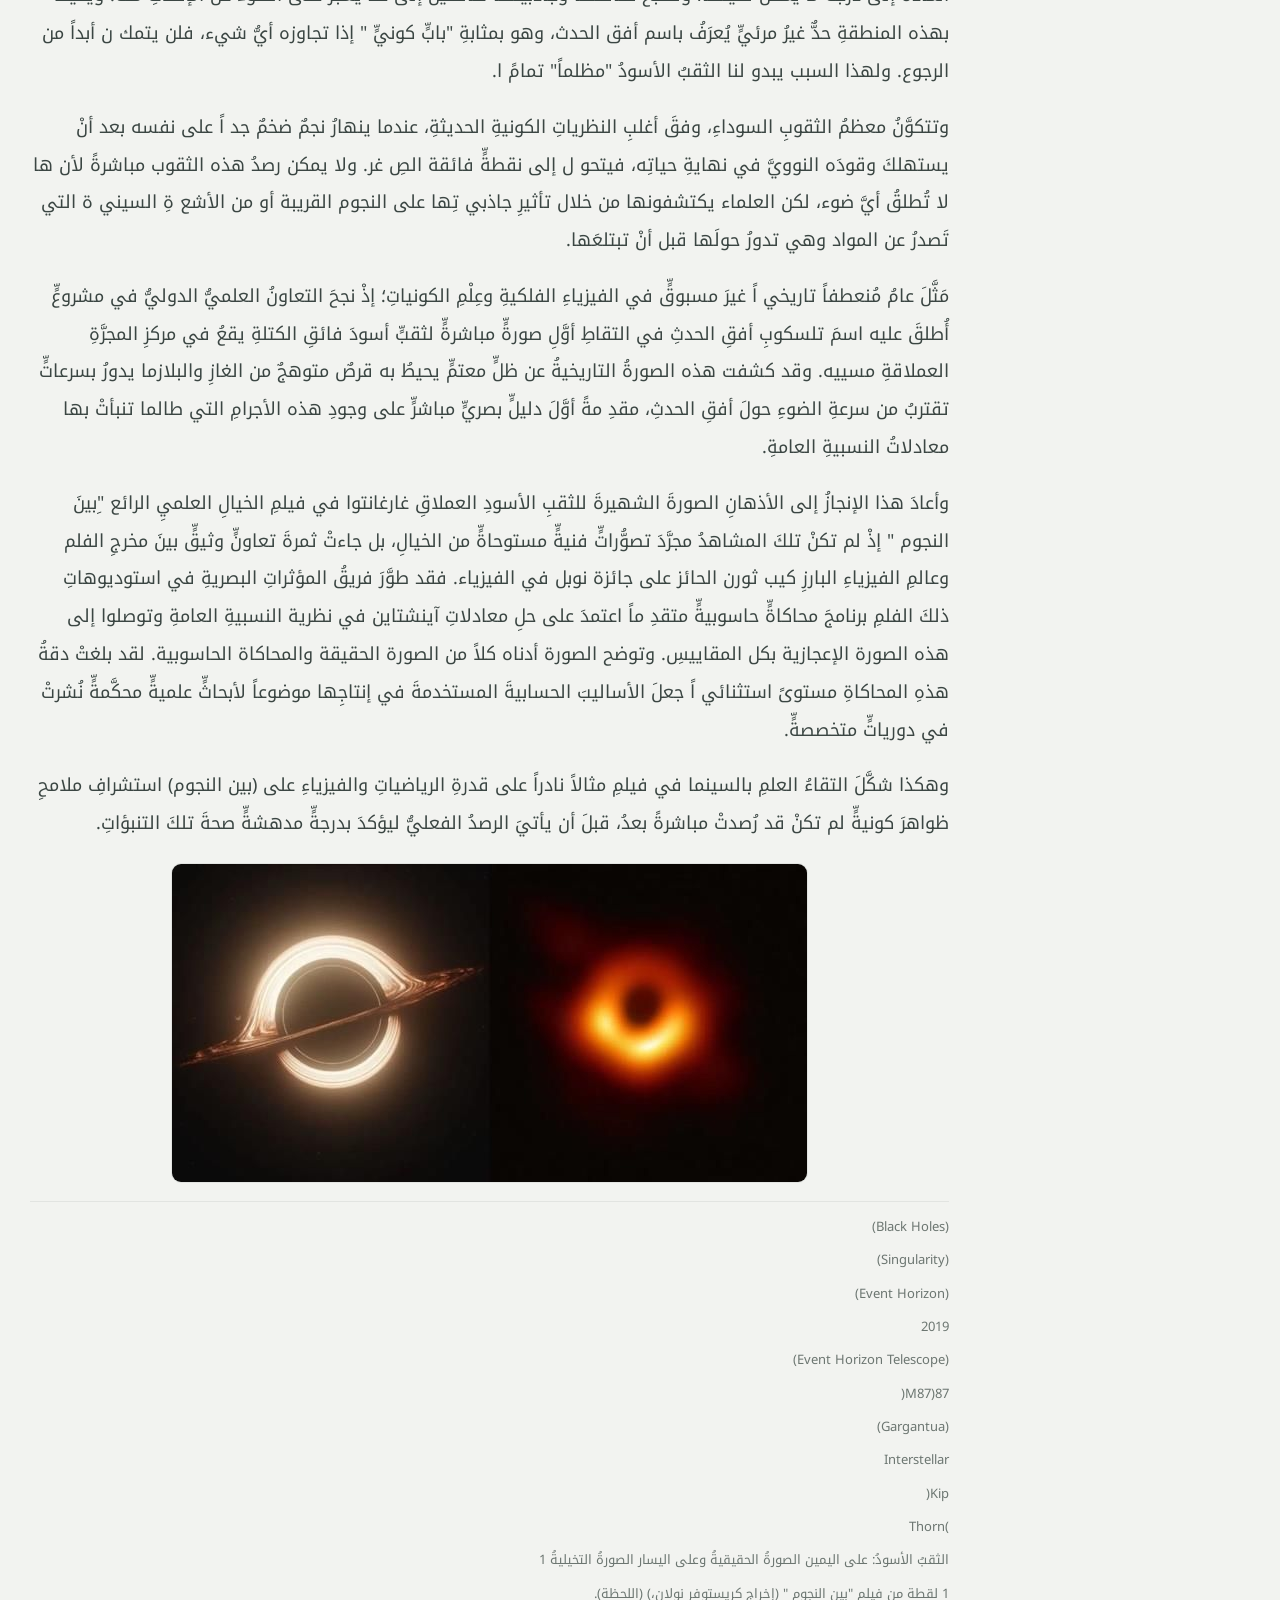
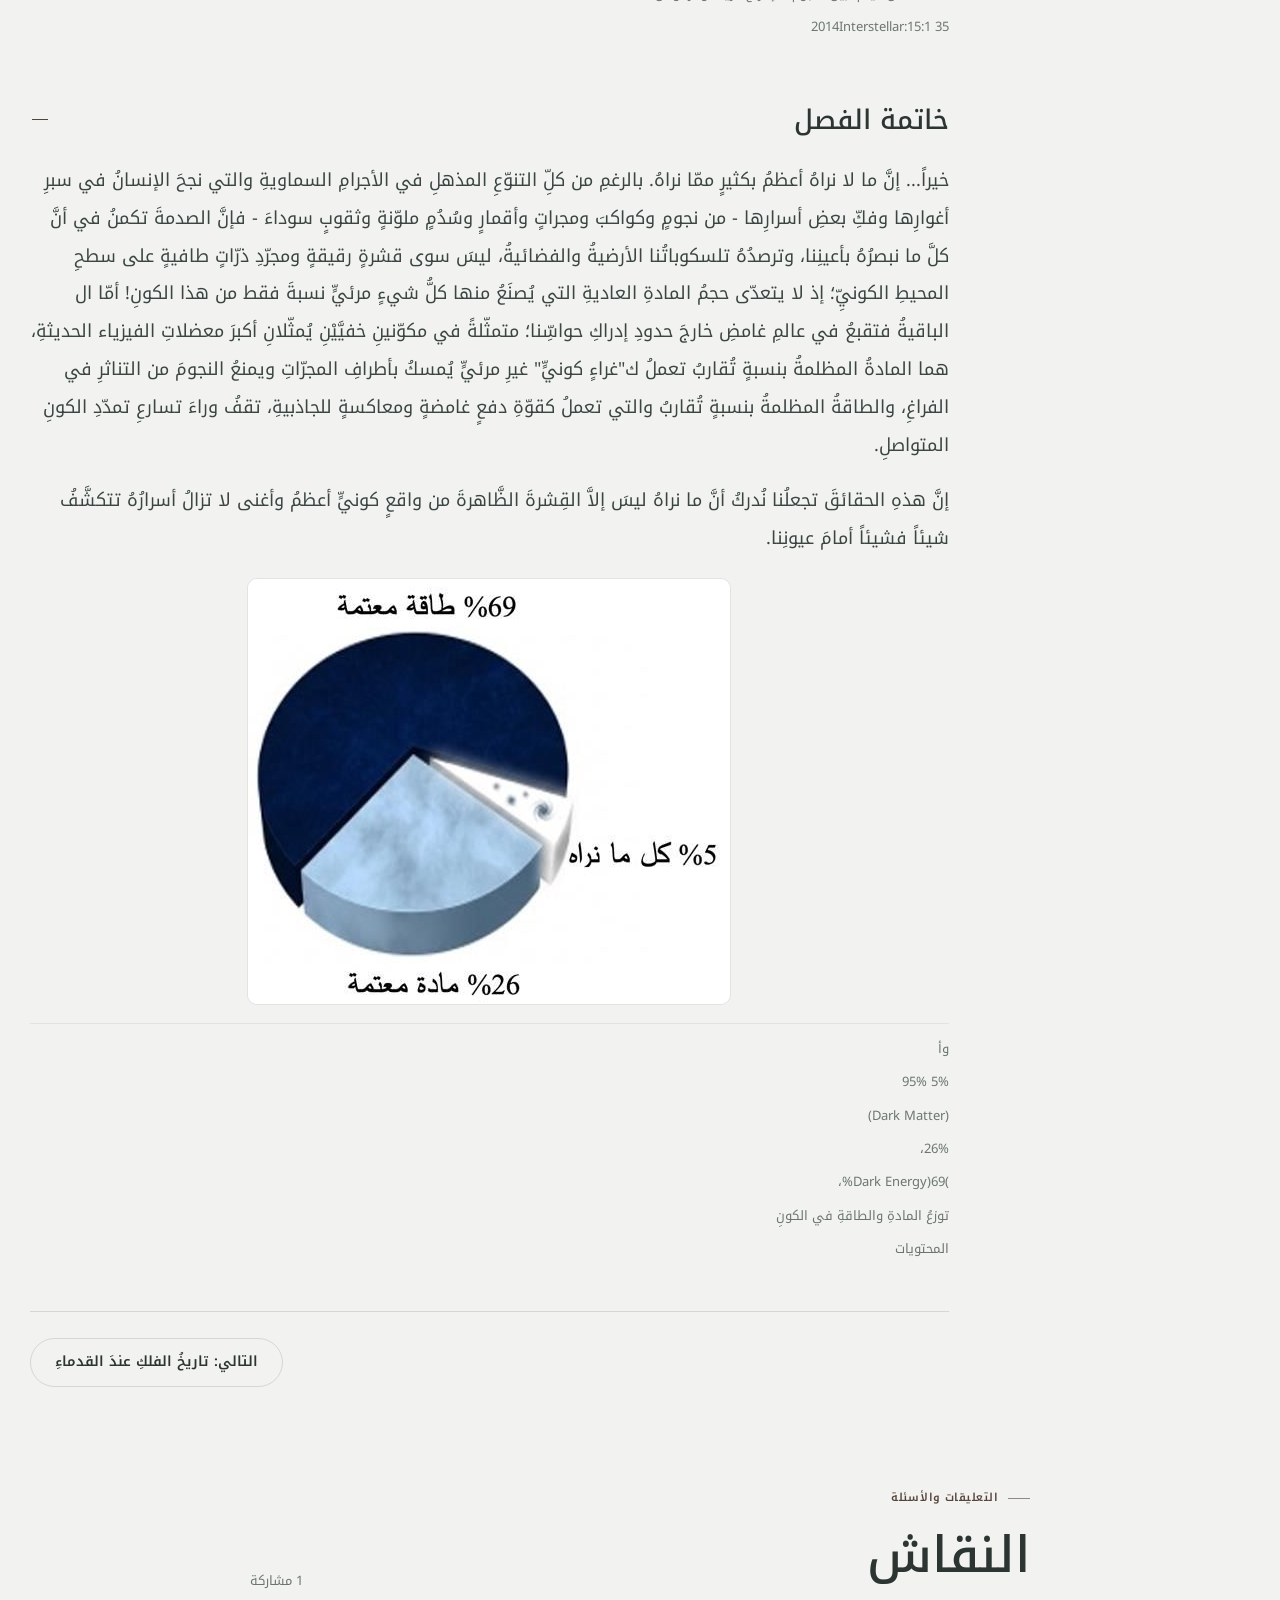
<file: chapter.html>
<!doctype html>
<html lang="ar" dir="rtl">
<head>
<meta charset="UTF-8">
<meta name="viewport" content="width=device-width,initial-scale=1">
<title>الفصل — الفلك والقراء</title>
<meta name="description" content="Read a chapter and comment on any passage.">
<meta name="theme-color" content="#2c3532">
<link rel="preconnect" href="https://fonts.googleapis.com">
<link rel="preconnect" href="https://fonts.gstatic.com" crossorigin>
<link href="https://fonts.googleapis.com/css2?family=Manrope:wght@400;500;600;700&family=Newsreader:ital,wght@0,300;0,400;0,500;0,600;1,400;1,500&family=Noto+Kufi+Arabic:wght@400;600&display=swap" rel="stylesheet">
<link rel="stylesheet" href="styles.css">
<script>document.documentElement.className += " js";</script>
</head>
<body>
<a class="skip" href="#main">Skip to content</a>
<header class="nav">
  <div class="wrap nav-in">
    <a class="brand" href="index.html">
      <span class="brand-mark ar">ف</span>
      <span class="brand-txt"><b>الفلك والقراء</b><span>د. محمد قيصرون ميرزا</span></span>
    </a>
    <nav class="nav-links" aria-label="Primary">
      <a href="index.html" aria-current="page">Home</a>
      <a href="about.html">About</a>
      <a href="contact.html">Contact</a>
    </nav>
    <div class="nav-cta">
      <a class="admin-link" href="admin.html" title="Editor login">لوحة التحرير</a>
      <button class="lang" type="button" aria-label="Switch to English">EN</button>
      <button class="burger" aria-expanded="false" aria-label="Open menu" aria-controls="mobile-menu"><span></span></button>
    </div>
  </div>
  <div class="mobile-menu" id="mobile-menu">
    <div class="wrap">
      <a href="index.html">Home</a>
      <a href="about.html">About</a>
      <a href="contact.html">Contact</a>
      <a href="admin.html">Editor login</a>
      <button class="lang" type="button" aria-label="Switch to English">EN</button>
    </div>
  </div>
</header>

<div class="progress" role="presentation"></div>
<button class="hl-pop" id="hl-pop" type="button" hidden>علّق على المحدَّد</button>

<main id="main">
  <div class="wrap read-head" id="chapter"></div>

  <section class="section" id="comments">
    <div class="wrap comments-wrap">
      <div class="sec-head">
        <div>
          <p class="eyebrow">Comments and questions</p>
          <h2>Discussion</h2>
        </div>
        <span class="cmt-count" id="comment-count"></span>
      </div>

      <div id="comment-list"></div>

      <form id="comment-form" class="comment-form" novalidate>
        <h3>Add a comment or a question</h3>
        <div class="quote-box" id="quote-box" hidden>
          <span>On this passage</span>
          <q dir="auto"></q>
          <button type="button" id="quote-clear">Remove</button>
        </div>
        <input type="hidden" id="cm-quote">
        <div class="grid-2">
          <div class="field">
            <label for="cm-name">Your name</label>
            <input id="cm-name" type="text" placeholder="Full name" required autocomplete="name">
          </div>
          <div class="field">
            <label for="cm-email">Email (not published)</label>
            <input id="cm-email" type="email" placeholder="your@email.com" autocomplete="email">
          </div>
        </div>
        <div class="field">
          <label for="cm-text">Your comment or question</label>
          <textarea id="cm-text" placeholder="Disagreement is welcome. Rudeness is not." required></textarea>
        </div>
        <button class="btn btn-gold" type="submit">Post</button>
        <p class="form-note" style="color:var(--muted)">The author reads and replies to every one.</p>
      </form>
    </div>
  </section>
</main>

<footer>
  <div class="wrap">
    <div class="foot-grid">
      <div>
        <a class="brand" href="index.html">
          <span class="brand-mark ar">ف</span>
          <span class="brand-txt"><b>الفلك والقراء</b><span>د. محمد قيصرون ميرزا</span></span>
        </a>
        <p class="foot-about">The astronomy book in full, free to read on the page, with a place for readers to ask about any passage.</p>
      </div>
      <div>
        <h4>Read</h4>
        <ul>
          <li><a href="index.html">The books</a></li>
          <li><a href="chapter.html?book=falak&ch=1">Astronomy</a></li>
          <li><a href="chapter.html?book=fizya&ch=1">Physics</a></li>
        </ul>
      </div>
      <div>
        <h4>The author</h4>
        <ul>
          <li><a href="about.html">About the author</a></li>
          <li><a href="contact.html">Contact</a></li>
          <li><a href="admin.html">Editor login</a></li>
        </ul>
      </div>
      <div>
        <h4>Contact</h4>
        <ul class="foot-contact">
          <li><span>Write to the author</span><a href="mailto:author@example.com">author@example.com</a></li>
          <li><span>Rights and translation</span><a href="mailto:rights@example.com">rights@example.com</a></li>
          <li><span>Based in</span><b>Bahrain</b></li>
        </ul>
      </div>
    </div>
    <div class="foot-bottom">
      <p>© 2026 د. محمد قيصرون ميرزا .</p>
      <p>Bahrain <span class="build-stamp">v23 · 2026-08-17</span></p>
    </div>
  </div>
</footer>
<script src="i18n.js" defer></script>
<script src="content.js" defer></script>
<script src="cms.js" defer></script>
<script src="script.js" defer></script>
</body>
</html>
</file>
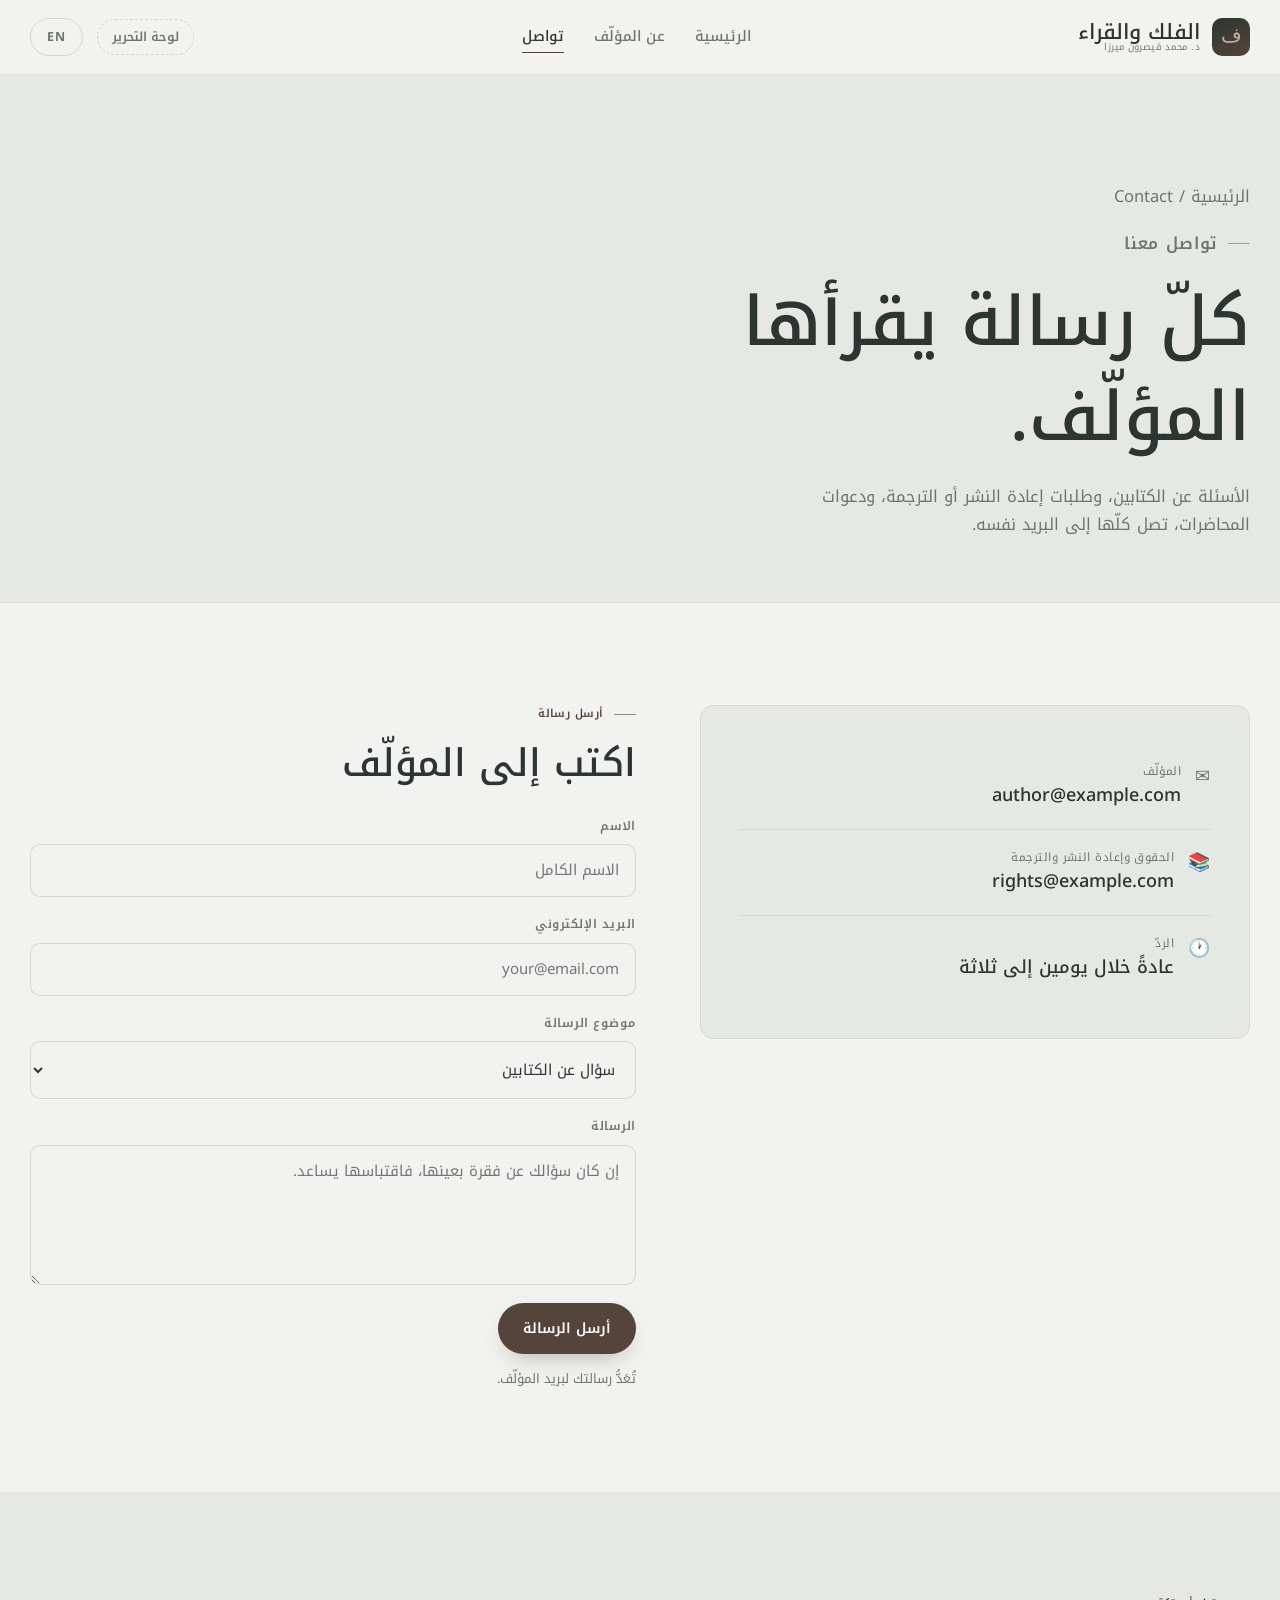
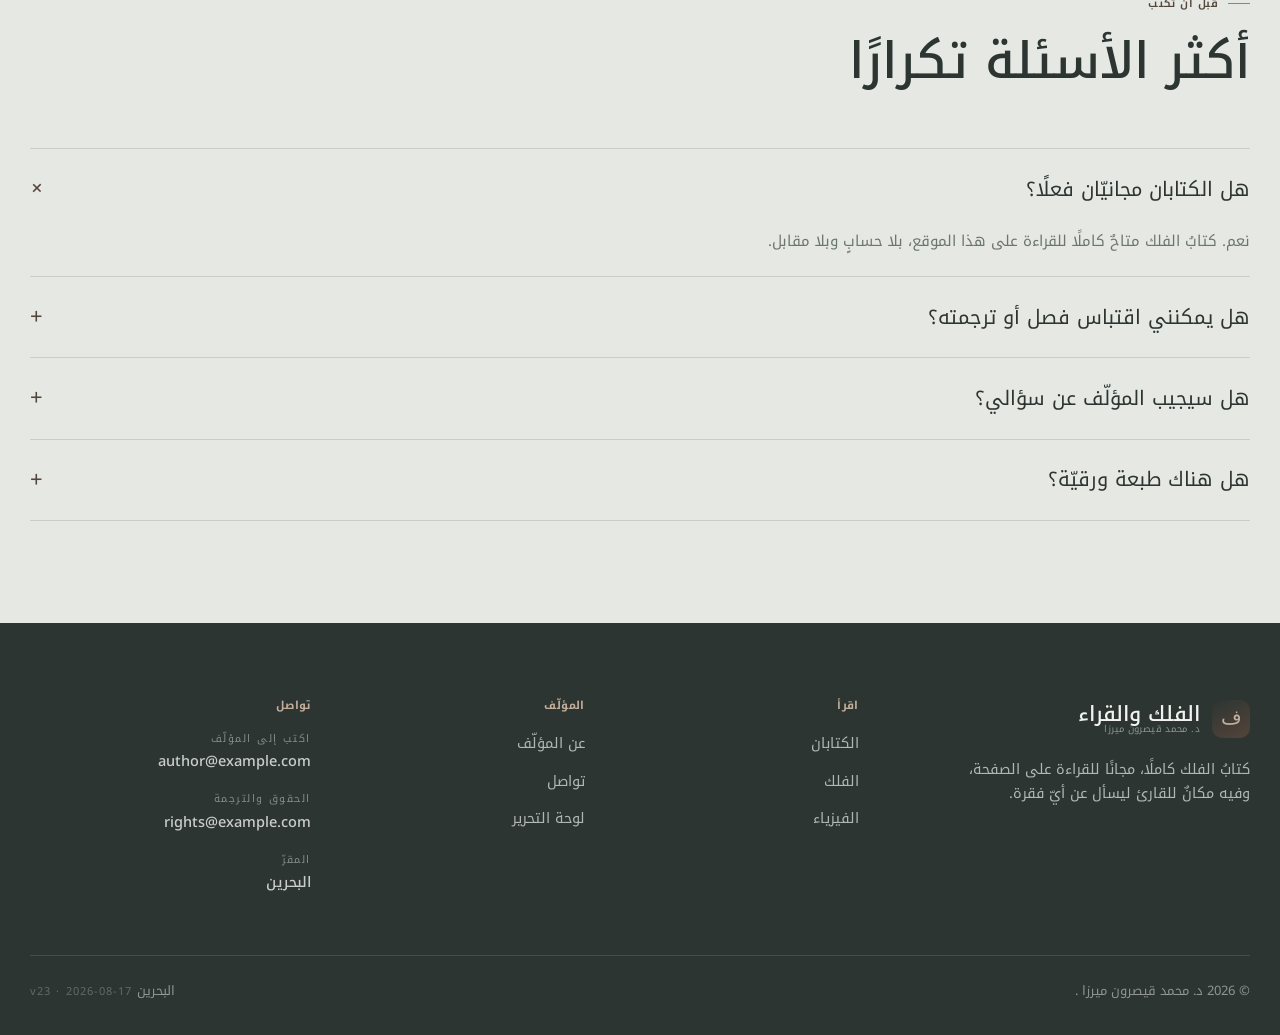
<file: contact.html>
<!doctype html>
<html lang="ar" dir="rtl">
<head>
<meta charset="UTF-8">
<meta name="viewport" content="width=device-width,initial-scale=1">
<title>تواصل — د. محمد قيصرون ميرزا</title>
<meta name="description" content="Contact the author about the books, rights or speaking.">
<meta name="theme-color" content="#2c3532">
<link rel="preconnect" href="https://fonts.googleapis.com">
<link rel="preconnect" href="https://fonts.gstatic.com" crossorigin>
<link href="https://fonts.googleapis.com/css2?family=Manrope:wght@400;500;600;700&family=Newsreader:ital,wght@0,300;0,400;0,500;0,600;1,400;1,500&family=Noto+Kufi+Arabic:wght@400;600&display=swap" rel="stylesheet">
<link rel="stylesheet" href="styles.css">
<script>document.documentElement.className += " js";</script>
</head>
<body>
<a class="skip" href="#main">Skip to content</a>
<header class="nav">
  <div class="wrap nav-in">
    <a class="brand" href="index.html">
      <span class="brand-mark ar">ف</span>
      <span class="brand-txt"><b>الفلك والقراء</b><span>د. محمد قيصرون ميرزا</span></span>
    </a>
    <nav class="nav-links" aria-label="Primary">
      <a href="index.html">Home</a>
      <a href="about.html">About</a>
      <a href="contact.html" aria-current="page">Contact</a>
    </nav>
    <div class="nav-cta">
      <a class="admin-link" href="admin.html" title="Editor login">لوحة التحرير</a>
      <button class="lang" type="button" aria-label="Switch to English">EN</button>
      <button class="burger" aria-expanded="false" aria-label="Open menu" aria-controls="mobile-menu"><span></span></button>
    </div>
  </div>
  <div class="mobile-menu" id="mobile-menu">
    <div class="wrap">
      <a href="index.html">Home</a>
      <a href="about.html">About</a>
      <a href="contact.html">Contact</a>
      <a href="admin.html">Editor login</a>
      <button class="lang" type="button" aria-label="Switch to English">EN</button>
    </div>
  </div>
</header>

<main id="main">
  <section class="page-head">
    <div class="wrap">
      <p class="crumbs"><a href="index.html">Home</a> / Contact</p>
      <p class="eyebrow" style="margin-top:20px">Get in touch</p>
      <h1>Every message is read by the author.</h1>
      <p>Questions about the books, requests to reprint or translate, and invitations to speak all arrive in the same inbox.</p>
    </div>
  </section>

  <section class="section">
    <div class="wrap contact-grid">
      <div class="reveal">
        <div class="contact-card">
          <div class="contact-line">
            <span class="ico" aria-hidden="true">✉</span>
            <div><span>The author</span><b>author@example.com</b></div>
          </div>
          <div class="contact-line">
            <span class="ico" aria-hidden="true">📚</span>
            <div><span>Rights, reprints and translation</span><b>rights@example.com</b></div>
          </div>
          <div class="contact-line">
            <span class="ico" aria-hidden="true">🕐</span>
            <div><span>Replies</span><b>Usually within two to three days</b></div>
          </div>
        </div>
      </div>

      <form class="reveal" data-sent="Thank you — your message has been prepared for the author’s inbox." novalidate>
        <p class="eyebrow">Send a message</p>
        <h2 style="font-size:clamp(26px,3.4vw,38px);margin:14px 0 26px">Write to the author</h2>
        <div class="field"><label for="c-name">Your name</label><input id="c-name" type="text" placeholder="Full name" required autocomplete="name"></div>
        <div class="field"><label for="c-email">Email address</label><input id="c-email" type="email" placeholder="your@email.com" required autocomplete="email"></div>
        <div class="field">
          <label for="c-topic">What is this about?</label>
          <select id="c-topic">
            <option>A question about the books</option>
            <option>Rights, translation &amp; permissions</option>
            <option>Speaking &amp; events</option>
            <option>A correction</option>
            <option>Something else</option>
          </select>
        </div>
        <div class="field"><label for="c-msg">Message</label><textarea id="c-msg" placeholder="If your question is about a specific passage, quoting it helps." required></textarea></div>
        <button class="btn btn-gold" type="submit">Send message</button>
        <p class="form-note" style="color:var(--muted)">Your message is prepared for the author’s inbox.</p>
      </form>
    </div>
  </section>

  <section class="section alt">
    <div class="wrap">
      <div class="sec-head reveal"><div><p class="eyebrow">Before you write</p><h2>Questions we answer most</h2></div></div>
      <div class="faq">
        <details open><summary>Are the books really free?</summary><p>Yes. The astronomy book is readable in full on this site, with no account and no payment.</p></details>
        <details><summary>Can I quote or translate a chapter?</summary><p>For non-commercial use, yes, with attribution and a link. Commercial reprints and translations are handled case by case.</p></details>
        <details><summary>Will the author answer my question?</summary><p>He reads every comment on every chapter and replies to them himself. Expect a few days rather than a few hours.</p></details>
        <details><summary>Is there a printed edition?</summary><p>Both books exist in print. Write to the address above for availability.</p></details>
      </div>
    </div>
  </section>
</main>

<footer>
  <div class="wrap">
    <div class="foot-grid">
      <div>
        <a class="brand" href="index.html">
          <span class="brand-mark ar">ف</span>
          <span class="brand-txt"><b>الفلك والقراء</b><span>د. محمد قيصرون ميرزا</span></span>
        </a>
        <p class="foot-about">The astronomy book in full, free to read on the page, with a place for readers to ask about any passage.</p>
      </div>
      <div>
        <h4>Read</h4>
        <ul>
          <li><a href="index.html">The books</a></li>
          <li><a href="chapter.html?book=falak&ch=1">Astronomy</a></li>
          <li><a href="chapter.html?book=fizya&ch=1">Physics</a></li>
        </ul>
      </div>
      <div>
        <h4>The author</h4>
        <ul>
          <li><a href="about.html">About the author</a></li>
          <li><a href="contact.html">Contact</a></li>
          <li><a href="admin.html">Editor login</a></li>
        </ul>
      </div>
      <div>
        <h4>Contact</h4>
        <ul class="foot-contact">
          <li><span>Write to the author</span><a href="mailto:author@example.com">author@example.com</a></li>
          <li><span>Rights and translation</span><a href="mailto:rights@example.com">rights@example.com</a></li>
          <li><span>Based in</span><b>Bahrain</b></li>
        </ul>
      </div>
    </div>
    <div class="foot-bottom">
      <p>© 2026 د. محمد قيصرون ميرزا .</p>
      <p>Bahrain <span class="build-stamp">v23 · 2026-08-17</span></p>
    </div>
  </div>
</footer>
<script src="i18n.js" defer></script>
<script src="content.js" defer></script>
<script src="cms.js" defer></script>
<script src="script.js" defer></script>
</body>
</html>
</file>
<file: styles.css>
/* MANARA — Cultural Review. WebiQQ showcase. */

:root {
  /* Palette: Liver Chestnut / Almond Light / Morning Blue / Arsenic */
  --ink: #2c3532;
  --ink-2: #3b4643;
  --paper: #f2f3f0;
  --paper-2: #e6e8e4;
  --paper-3: #d6d9d4;
  --gold: #55443a;            /* Liver Chestnut — accent on light */
  --gold-soft: #c3ae9b;       /* warm sand — accent on dark */
  --sage: #8a9992;            /* Morning Blue */
  --almond: #cfd0cd;
  --clay: #55443a;
  --muted: #6c7671;
  --line: rgba(44, 53, 50, 0.15);
  --line-soft: rgba(44, 53, 50, 0.08);
  --serif: "Newsreader", "Iowan Old Style", Georgia, serif;
  --sans: "Manrope", -apple-system, "Segoe UI", sans-serif;
  --arabic: "Noto Kufi Arabic", "Segoe UI", Tahoma, sans-serif;
  --wrap: 1220px;
  --r: 14px;
  --shadow: 0 1px 2px rgba(44, 53, 50, 0.05), 0 12px 34px -18px rgba(44, 53, 50, 0.3);
  --shadow-lg: 0 2px 4px rgba(44, 53, 50, 0.06), 0 30px 70px -34px rgba(44, 53, 50, 0.5);
}

* { box-sizing: border-box; }
html {
  -webkit-text-size-adjust: 100%;
  /* Without this, pulling past the end of the page on a phone stretches the view
     and exposes a slab of blank canvas under the dark footer. */
  overscroll-behavior-y: none;
  background: var(--paper);
}
@media (prefers-reduced-motion: reduce) {
  *, *::before, *::after { animation-duration: .01ms !important; transition-duration: .01ms !important; }
}

body {
  margin: 0;
  background: var(--paper);
  color: var(--ink);
  font-family: var(--sans);
  font-size: 16px;
  line-height: 1.65;
  -webkit-font-smoothing: antialiased;
  overflow-x: hidden;
}

img { max-width: 100%; display: block; }
a { color: inherit; }
h1, h2, h3, h4 { font-family: var(--serif); font-weight: 500; line-height: 1.1; letter-spacing: -.015em; margin: 0; }
p { margin: 0; }
button, input, textarea, select { font: inherit; color: inherit; }

.wrap { width: min(100% - 40px, var(--wrap)); margin-inline: auto; }
/* Clear the sticky header when jumping to an anchor. */
section[id], main [id] { scroll-margin-top: 96px; }
.ar { font-family: var(--arabic); }

.skip {
  position: fixed; top: -60px; left: 16px; z-index: 200; background: var(--ink); color: var(--paper);
  padding: 10px 16px; border-radius: 8px; text-decoration: none; font-size: 14px; transition: top .2s;
}
.skip:focus { top: 12px; }

:focus-visible { outline: 2px solid var(--gold); outline-offset: 3px; border-radius: 4px; }

.sr-only {
  position: absolute; width: 1px; height: 1px; padding: 0; margin: -1px; overflow: hidden;
  clip: rect(0 0 0 0); clip-path: inset(50%); white-space: nowrap; border: 0;
}

/* ---------- eyebrow / shared bits ---------- */
.eyebrow {
  font-size: 11px; letter-spacing: .22em; text-transform: uppercase; font-weight: 600;
  color: var(--gold); display: flex; align-items: center; gap: 10px;
}
.eyebrow::before { content: ""; width: 22px; height: 1px; background: currentColor; opacity: .6; }
.eyebrow.center { justify-content: center; }

.btn {
  display: inline-flex; align-items: center; gap: 9px; padding: 13px 24px; border-radius: 999px;
  font-size: 14px; font-weight: 600; text-decoration: none; border: 1px solid transparent; cursor: pointer;
  transition: transform .25s cubic-bezier(.2,.7,.3,1), background .25s, color .25s, border-color .25s, box-shadow .25s;
  white-space: nowrap;
}
.btn:hover { transform: translateY(-2px); }
.btn-gold { background: var(--gold); color: #fff; box-shadow: 0 10px 26px -12px rgba(85, 68, 58, .5); }
.btn-gold:hover { background: #3f322b; }
.btn-ink { background: var(--ink); color: var(--paper); }
.btn-ink:hover { background: #000; }
.btn-ghost { border-color: rgba(242, 243, 240, .38); color: var(--paper); }
.btn-ghost:hover { background: rgba(242, 243, 240, .1); border-color: rgba(242, 243, 240, .7); }
.btn-outline { border-color: var(--line); background: transparent; color: var(--ink); }
.btn-outline:hover { border-color: var(--ink); background: var(--ink); color: var(--paper); }
.btn[disabled] { opacity: .45; pointer-events: none; }

.arrow-link {
  display: inline-flex; align-items: center; gap: 8px; text-decoration: none; font-size: 14px;
  font-weight: 600; border-bottom: 1px solid var(--line); padding-bottom: 3px; transition: gap .25s, border-color .25s;
}
.arrow-link:hover { gap: 14px; border-color: var(--gold); }

/* ---------- header ---------- */
.nav {
  position: sticky; top: 0; z-index: 90;
  background: rgba(242, 243, 240, .82); backdrop-filter: blur(16px) saturate(1.4);
  border-bottom: 1px solid var(--line-soft);
}
.nav-in { display: flex; align-items: center; justify-content: space-between; gap: 20px; height: 74px; }
.brand { display: flex; align-items: center; gap: 12px; text-decoration: none; }
.brand-mark {
  width: 38px; height: 38px; border-radius: 10px; display: grid; place-items: center; flex: none;
  background: linear-gradient(150deg, var(--ink), #55443a); color: var(--gold-soft);
  font-family: var(--serif); font-size: 20px; line-height: 1;
}
.brand-txt { display: flex; flex-direction: column; line-height: 1.05; }
.brand-txt b { font-family: var(--serif); font-weight: 500; font-size: 21px; letter-spacing: .04em; }
.brand-txt span { font-size: 9.5px; letter-spacing: .26em; text-transform: uppercase; color: var(--muted); }
.nav-links { display: flex; align-items: center; gap: 30px; }
.nav-links a {
  text-decoration: none; font-size: 14.5px; font-weight: 500; color: var(--muted); position: relative; padding: 4px 0;
  transition: color .2s;
}
.nav-links a::after {
  content: ""; position: absolute; left: 0; right: 100%; bottom: 0; height: 1px; background: var(--gold);
  transition: right .3s cubic-bezier(.2,.7,.3,1);
}
.nav-links a:hover, .nav-links a[aria-current="page"] { color: var(--ink); }
.nav-links a:hover::after, .nav-links a[aria-current="page"]::after { right: 0; }
.nav-cta { display: flex; align-items: center; gap: 14px; }
.burger {
  display: none; width: 42px; height: 42px; border: 1px solid var(--line); border-radius: 10px;
  background: transparent; cursor: pointer; padding: 0; place-items: center;
}
.burger span { display: block; width: 17px; height: 1.5px; background: var(--ink); position: relative; transition: .25s; }
.burger span::before, .burger span::after {
  content: ""; position: absolute; left: 0; width: 17px; height: 1.5px; background: var(--ink); transition: .25s;
}
.burger span::before { top: -5.5px; }
.burger span::after { top: 5.5px; }
.burger[aria-expanded="true"] span { background: transparent; }
.burger[aria-expanded="true"] span::before { top: 0; transform: rotate(45deg); }
.burger[aria-expanded="true"] span::after { top: 0; transform: rotate(-45deg); }

.mobile-menu {
  display: none; border-top: 1px solid var(--line-soft); background: var(--paper);
  padding: 14px 0 26px;
}
.mobile-menu.open { display: block; }
.mobile-menu a {
  display: block; padding: 13px 0; text-decoration: none; font-family: var(--serif); font-size: 24px;
  border-bottom: 1px solid var(--line-soft);
}
.mobile-menu .btn {
  display: flex; justify-content: center; width: 100%; margin-top: 22px; border-bottom: 0;
  font-family: var(--sans); font-size: 15px; padding: 15px 22px;
}

/* ---------- hero ---------- */
.hero { position: relative; background: var(--ink); color: var(--paper); overflow: hidden; }
.hero-bg { position: absolute; inset: 0; }
.hero-bg img { width: 100%; height: 100%; object-fit: cover; }
.hero-bg::after {
  content: ""; position: absolute; inset: 0;
  background:
    radial-gradient(100% 90% at 20% 30%, rgba(44,53,50,.9), rgba(44,53,50,.55) 70%),
    linear-gradient(to top, var(--ink) 2%, rgba(44,53,50,.15) 55%);
}
.hero-in { position: relative; padding: clamp(74px, 12vw, 140px) 0 clamp(60px, 8vw, 96px); }
.hero h1 {
  font-size: clamp(44px, 7.4vw, 88px); font-weight: 400; letter-spacing: -.025em; max-width: 15ch;
  margin: 22px 0 0;
}
.hero h1 em { font-style: italic; color: var(--gold-soft); }
.hero-lede { margin-top: 26px; max-width: 56ch; font-size: clamp(16px, 1.6vw, 18.5px); color: rgba(242, 243, 240, .74); }
.hero-actions { display: flex; flex-wrap: wrap; gap: 14px; margin-top: 38px; }
.hero-stats {
  display: flex; flex-wrap: wrap; gap: clamp(28px, 6vw, 72px); margin-top: clamp(50px, 7vw, 78px);
  padding-top: 34px; border-top: 1px solid rgba(242, 243, 240, .16);
}
.hero-stats div b { display: block; font-family: var(--serif); font-size: 34px; font-weight: 400; color: var(--gold-soft); }
.hero-stats div span { font-size: 12px; letter-spacing: .16em; text-transform: uppercase; color: rgba(242,243,240,.6); }
.hero-ar {
  position: absolute; right: -2vw; bottom: -3vw; font-family: var(--arabic); font-size: clamp(120px, 24vw, 320px);
  color: rgba(195, 174, 155, .07); line-height: .8; pointer-events: none; user-select: none;
}

/* ---------- sections ---------- */
.section { padding: clamp(64px, 8vw, 116px) 0; }
.section.alt { background: var(--paper-2); }
.sec-head { display: flex; align-items: flex-end; justify-content: space-between; gap: 30px; margin-bottom: clamp(34px, 4vw, 52px); flex-wrap: wrap; }
.sec-head h2 { font-size: clamp(30px, 4.4vw, 50px); margin-top: 14px; max-width: 20ch; }
.sec-head p.sub { color: var(--muted); max-width: 46ch; margin-top: 12px; font-size: 15.5px; }

/* ---------- articles ---------- */
.art-feature {
  display: grid; grid-template-columns: 1.15fr 1fr; gap: clamp(26px, 4vw, 56px); align-items: center;
  margin-bottom: clamp(34px, 4vw, 56px); text-decoration: none;
}
.art-feature .shot { border-radius: var(--r); overflow: hidden; aspect-ratio: 4 / 3; box-shadow: var(--shadow-lg); }
.art-feature .shot img, .art-card .shot img {
  width: 100%; height: 100%; object-fit: cover;
  background: linear-gradient(135deg, var(--paper-3), #b9c0ba);
  transition: transform .8s cubic-bezier(.2,.7,.3,1);
}
.art-feature:hover .shot img { transform: scale(1.045); }
.art-feature h3 { font-size: clamp(28px, 3.6vw, 44px); margin: 16px 0 0; }
.art-feature p { color: var(--muted); margin-top: 16px; max-width: 48ch; }

.meta { display: flex; align-items: center; gap: 12px; font-size: 12px; color: var(--muted); flex-wrap: wrap; }
.tag {
  font-size: 10.5px; letter-spacing: .16em; text-transform: uppercase; font-weight: 700; color: var(--gold);
  border: 1px solid rgba(85, 68, 58, .32); border-radius: 999px; padding: 4px 11px; background: rgba(85, 68, 58, .07);
}
.dot::before { content: "·"; margin-right: 12px; }

.art-grid { display: grid; grid-template-columns: repeat(3, 1fr); gap: clamp(22px, 2.6vw, 34px); }
.art-card {
  text-decoration: none; display: flex; flex-direction: column; gap: 16px;
  background: var(--paper); border: 1px solid var(--line-soft); border-radius: var(--r); padding: 14px 14px 24px;
  transition: transform .35s cubic-bezier(.2,.7,.3,1), box-shadow .35s, border-color .35s;
}
.section.alt .art-card { background: #f8f9f7; }
.art-card:hover { transform: translateY(-5px); box-shadow: var(--shadow); border-color: var(--line); }
.art-card .shot { border-radius: 9px; overflow: hidden; aspect-ratio: 16 / 10; }
.art-card:hover .shot img { transform: scale(1.05); }
.art-card .body { padding: 0 8px; display: flex; flex-direction: column; gap: 11px; flex: 1; }
.art-card h3 { font-size: 21px; line-height: 1.24; }
.art-card p { font-size: 14.2px; color: var(--muted); line-height: 1.6; }
.art-card .more { margin-top: auto; font-size: 13px; font-weight: 700; color: var(--gold); display: inline-flex; gap: 7px; transition: gap .25s; }
.art-card:hover .more { gap: 13px; }

/* ---------- books ---------- */
.book-grid { display: grid; grid-template-columns: repeat(4, 1fr); gap: clamp(20px, 2.6vw, 36px); }
.book { display: flex; flex-direction: column; gap: 16px; }
.cover {
  position: relative; aspect-ratio: 2 / 3; border-radius: 4px 10px 10px 4px; overflow: hidden;
  background: linear-gradient(155deg, var(--c1, #2c3b46), var(--c2, #16212a));
  color: #fff; padding: 26px 20px 22px 28px; display: flex; flex-direction: column;
  box-shadow: var(--shadow-lg); transition: transform .45s cubic-bezier(.2,.7,.3,1), box-shadow .45s;
}
.book:hover .cover { transform: translateY(-7px) rotate(-.6deg); box-shadow: 0 34px 60px -28px rgba(44,53,50,.6); }
.cover::before { content: ""; position: absolute; left: 0; top: 0; bottom: 0; width: 9px; background: rgba(0,0,0,.28); }
.cover::after {
  content: ""; position: absolute; inset: 0;
  background: radial-gradient(120% 80% at 80% 0%, rgba(255,255,255,.16), transparent 60%);
  pointer-events: none;
}
.cover .rule { width: 34px; height: 1px; background: rgba(255,255,255,.5); margin-bottom: 16px; }
.cover .c-title {
  font-family: var(--serif); font-size: clamp(17px, 1.7vw, 22px); line-height: 1.16; font-weight: 500; letter-spacing: -.01em;
}
.cover .c-author {
  margin-top: auto; font-size: 9.5px; letter-spacing: .2em; text-transform: uppercase; color: rgba(255,255,255,.66);
}
.cover .c-ar { position: absolute; right: 14px; bottom: 12px; font-family: var(--arabic); font-size: 30px; color: rgba(255,255,255,.14); }
.book h3 { font-size: 18px; line-height: 1.25; }
.book .b-meta { font-size: 13px; color: var(--muted); margin-top: 5px; }
.book .b-desc { font-size: 13.6px; color: var(--muted); margin-top: 10px; line-height: 1.58; }
.book .btn { margin-top: 14px; align-self: flex-start; padding: 10px 18px; font-size: 13px; }

/* ---------- categories ---------- */
.cat-grid { display: grid; grid-template-columns: repeat(6, 1fr); gap: 16px; }
.cat {
  text-decoration: none; border: 1px solid var(--line); border-radius: var(--r); padding: 26px 20px 22px;
  background: var(--paper); display: flex; flex-direction: column; gap: 12px; position: relative; overflow: hidden;
  transition: transform .3s, border-color .3s, background .3s;
}
.section.alt .cat { background: #f8f9f7; }
.cat:hover { transform: translateY(-4px); border-color: var(--gold); }
.cat .ico { font-size: 24px; line-height: 1; color: var(--gold); }
.cat .ico svg { width: 27px; height: 27px; display: block; }
.cat:hover .ico { color: #3f322b; }
.cat b { font-family: var(--serif); font-size: 20px; font-weight: 500; }
.cat span { font-size: 12px; color: var(--muted); }
.cat::after {
  content: ""; position: absolute; inset: auto -30% -60% auto; width: 120px; height: 120px; border-radius: 50%;
  background: radial-gradient(circle, rgba(85,68,58,.16), transparent 70%); opacity: 0; transition: opacity .35s;
}
.cat:hover::after { opacity: 1; }

/* ---------- author ---------- */
.author { display: grid; grid-template-columns: .8fr 1.2fr; gap: clamp(30px, 5vw, 76px); align-items: center; }
.author .portrait { position: relative; }
.author .portrait img {
  position: relative; z-index: 1;
  width: 100%; aspect-ratio: 4 / 5; object-fit: cover; border-radius: var(--r);
  background: linear-gradient(140deg, #55443a, #2c3532); box-shadow: var(--shadow-lg);
}
.author .portrait::after {
  content: ""; position: absolute; inset: 16px -16px -16px 16px; border: 1px solid var(--gold); border-radius: var(--r);
}
.author h2 { font-size: clamp(30px, 4vw, 46px); margin: 16px 0 0; }
.author .role { font-size: 13px; letter-spacing: .14em; text-transform: uppercase; color: var(--muted); margin-top: 14px; }
.author p.bio { color: var(--muted); margin-top: 18px; max-width: 54ch; }
.author blockquote {
  margin: 26px 0 0; padding-left: 22px; border-left: 2px solid var(--gold);
  font-family: var(--serif); font-size: clamp(19px, 2.2vw, 25px); font-style: italic; line-height: 1.42;
}
.author .facts { display: flex; gap: 40px; margin-top: 30px; flex-wrap: wrap; }
.author .facts b { display: block; font-family: var(--serif); font-size: 28px; font-weight: 400; }
.author .facts span { font-size: 11.5px; letter-spacing: .14em; text-transform: uppercase; color: var(--muted); }

/* ---------- newsletter ---------- */
.news { background: var(--ink); color: var(--paper); border-radius: 20px; padding: clamp(40px, 6vw, 74px); position: relative; overflow: hidden; }
.news::after {
  content: "\0645"; position: absolute; right: 4%; top: 50%; transform: translateY(-50%); font-family: var(--arabic);
  font-size: 260px; color: rgba(195,174,155,.06); line-height: 1; pointer-events: none;
}
.news h2 { font-size: clamp(28px, 3.8vw, 44px); margin-top: 16px; max-width: 18ch; }
.news p { color: rgba(242,243,240,.7); margin-top: 16px; max-width: 46ch; }
.subscribe { display: flex; gap: 10px; margin-top: 30px; max-width: 480px; flex-wrap: wrap; }
.subscribe input {
  flex: 1 1 240px; background: rgba(242,243,240,.08); border: 1px solid rgba(242,243,240,.2); color: var(--paper);
  border-radius: 999px; padding: 13px 22px; font-size: 14.5px; transition: border-color .25s, background .25s;
}
.subscribe input::placeholder { color: rgba(242,243,240,.42); }
.subscribe input:focus { outline: none; border-color: var(--gold-soft); background: rgba(242,243,240,.12); }
.form-note { font-size: 13px; margin-top: 14px; color: rgba(242,243,240,.55); }
.form-note.ok { color: var(--gold-soft); }

/* ---------- footer ---------- */
footer { background: var(--ink); color: rgba(242,243,240,.68); padding: clamp(52px, 6vw, 80px) 0 34px; margin-top: 0; }
.foot-grid { display: grid; grid-template-columns: 1.6fr 1fr 1fr 1fr; gap: 40px; }
.foot-grid .brand-txt b, .foot-grid .brand-txt span { color: var(--paper); }
.foot-grid .brand-txt span { color: rgba(242,243,240,.5); }
.foot-about { font-size: 14.5px; margin-top: 20px; max-width: 38ch; }
footer h4 { font-family: var(--sans); font-size: 11px; letter-spacing: .2em; text-transform: uppercase; color: var(--gold-soft); font-weight: 700; }
footer ul { list-style: none; padding: 0; margin: 18px 0 0; display: grid; gap: 11px; }
footer ul a { text-decoration: none; font-size: 14.5px; transition: color .2s; }
footer ul a:hover { color: var(--paper); }
.socials { display: flex; gap: 10px; margin-top: 18px; }
.socials a {
  width: 38px; height: 38px; border: 1px solid rgba(242,243,240,.2); border-radius: 50%; display: grid; place-items: center;
  text-decoration: none; font-size: 13px; transition: .25s;
}
.socials a:hover { background: var(--gold); border-color: var(--gold); color: #fff; }
.foot-bottom {
  margin-top: clamp(40px, 5vw, 60px); padding-top: 24px; border-top: 1px solid rgba(242,243,240,.13);
  display: flex; justify-content: space-between; gap: 16px; flex-wrap: wrap; font-size: 13px; color: rgba(242,243,240,.5);
}
.foot-bottom a { color: var(--gold-soft); text-decoration: none; }

/* ---------- page header (inner pages) ---------- */
.page-head { background: var(--paper-2); border-bottom: 1px solid var(--line-soft); padding: clamp(50px, 7vw, 92px) 0 clamp(40px, 5vw, 64px); }
.page-head h1 { font-size: clamp(36px, 6vw, 68px); margin-top: 18px; max-width: 18ch; }
.page-head p { color: var(--muted); margin-top: 18px; max-width: 56ch; font-size: 16.5px; }
.crumbs { font-size: 12.5px; color: var(--muted); }
.crumbs a { text-decoration: none; }
.crumbs a:hover { color: var(--gold); }

/* ---------- article page ---------- */
.progress { position: fixed; top: 0; left: 0; height: 3px; width: 0; background: var(--gold); z-index: 120; transition: width .1s linear; }
.read-head { padding: clamp(40px, 6vw, 72px) 0 0; }
.read-head h1 { font-size: clamp(34px, 5.6vw, 62px); margin: 20px 0 0; max-width: 20ch; }
.read-head .lede { font-family: var(--serif); font-size: clamp(18px, 2.2vw, 23px); color: var(--muted); margin-top: 22px; max-width: 58ch; line-height: 1.5; }
.byline { display: flex; align-items: center; gap: 14px; margin-top: 30px; flex-wrap: wrap; }
.byline .avatar {
  width: 46px; height: 46px; border-radius: 50%; object-fit: cover; background: var(--paper-3); flex: none;
}
.byline b { font-size: 14.5px; }
.read-figure { margin: clamp(32px, 4vw, 52px) 0; }
.read-figure img { width: 100%; aspect-ratio: 21 / 9; object-fit: cover; border-radius: var(--r); background: var(--paper-3); box-shadow: var(--shadow-lg); }
.read-figure figcaption { font-size: 12.5px; color: var(--muted); margin-top: 12px; text-align: center; }

.read-layout { display: grid; grid-template-columns: 220px minmax(0, 1fr) 190px; gap: clamp(28px, 4vw, 60px); align-items: start; padding-bottom: clamp(60px, 8vw, 100px); }
.toc { position: sticky; top: 100px; }
.toc h4 { font-family: var(--sans); font-size: 10.5px; letter-spacing: .2em; text-transform: uppercase; color: var(--muted); font-weight: 700; }
.toc ol { list-style: none; padding: 0; margin: 16px 0 0; display: grid; gap: 2px; counter-reset: t; }
.toc a {
  display: block; text-decoration: none; font-size: 13.6px; color: var(--muted); padding: 7px 0 7px 14px;
  border-left: 2px solid var(--line); transition: .25s; line-height: 1.4;
}
.toc a:hover { color: var(--ink); border-color: var(--gold-soft); }
.toc a.active { color: var(--ink); border-color: var(--gold); font-weight: 600; }

.prose { font-family: var(--serif); font-size: 19.5px; line-height: 1.78; letter-spacing: -.003em; }
.prose > p { margin: 0 0 26px; }
.prose h2 { font-size: clamp(26px, 3.2vw, 34px); margin: 52px 0 18px; scroll-margin-top: 100px; }
.prose h3 { font-size: 23px; margin: 36px 0 14px; }
.prose a { color: var(--clay); text-underline-offset: 3px; }
.prose ul, .prose ol { margin: 0 0 26px; padding-left: 24px; }
.prose li { margin-bottom: 10px; }
.prose blockquote {
  margin: 38px 0; padding: 4px 0 4px 26px; border-left: 3px solid var(--gold);
  font-style: italic; font-size: clamp(21px, 2.5vw, 27px); line-height: 1.45; color: var(--ink-2);
}
.prose blockquote cite { display: block; font-style: normal; font-family: var(--sans); font-size: 13px; color: var(--muted); margin-top: 14px; letter-spacing: .04em; }
.prose .dropcap::first-letter {
  float: left; font-size: 4.1em; line-height: .82; padding: 6px 12px 0 0; color: var(--gold); font-weight: 500;
}
.pull {
  background: var(--paper-2); border-radius: var(--r); padding: 26px 28px; margin: 36px 0;
  font-family: var(--sans); font-size: 15px; line-height: 1.66; color: var(--ink-2); border: 1px solid var(--line-soft);
}
.pull b { display: block; font-family: var(--serif); font-size: 19px; font-weight: 500; margin-bottom: 8px; }

.share { position: sticky; top: 100px; display: grid; gap: 10px; justify-items: start; }
.share h4 { font-family: var(--sans); font-size: 10.5px; letter-spacing: .2em; text-transform: uppercase; color: var(--muted); font-weight: 700; margin-bottom: 4px; }
.share button, .share a {
  display: flex; align-items: center; gap: 10px; width: 100%; text-decoration: none; cursor: pointer;
  border: 1px solid var(--line); background: transparent; border-radius: 10px; padding: 10px 13px; font-size: 13px;
  transition: .25s; text-align: left;
}
.share button:hover, .share a:hover { border-color: var(--ink); background: var(--ink); color: var(--paper); }

.read-foot { border-top: 1px solid var(--line); padding-top: 34px; margin-top: 46px; display: flex; gap: 24px; align-items: flex-start; flex-wrap: wrap; }
.read-foot img { width: 74px; height: 74px; border-radius: 50%; object-fit: cover; background: var(--paper-3); }
.read-foot .rf-body { flex: 1 1 320px; }
.read-foot h4 { font-family: var(--serif); font-size: 21px; font-weight: 500; letter-spacing: 0; text-transform: none; color: var(--ink); }
.read-foot p { color: var(--muted); font-size: 14.5px; margin-top: 8px; }

/* ---------- books page ---------- */
.filters { display: flex; gap: 9px; flex-wrap: wrap; margin-bottom: 38px; }
.chip {
  border: 1px solid var(--line); background: transparent; border-radius: 999px; padding: 9px 18px; font-size: 13.5px;
  font-weight: 500; cursor: pointer; transition: .25s; color: var(--muted);
}
.chip:hover { border-color: var(--ink); color: var(--ink); }
.chip[aria-pressed="true"] { background: var(--ink); border-color: var(--ink); color: var(--paper); }
.book-row {
  display: grid; grid-template-columns: 190px minmax(0, 1fr); gap: clamp(24px, 3.4vw, 46px); align-items: start;
  padding: clamp(26px, 3vw, 40px) 0; border-top: 1px solid var(--line);
}
.book-row:hover .cover { transform: translateY(-6px) rotate(-.5deg); }
.book-row + .form-note { border-top: 1px solid var(--line); padding-top: 28px; }
.book-row h3 { font-size: clamp(23px, 2.8vw, 31px); margin-top: 12px; }
.book-row .b-desc { font-size: 15.5px; margin-top: 14px; max-width: 62ch; }
.book-row .specs { display: flex; gap: 34px; margin-top: 22px; flex-wrap: wrap; }
.book-row .specs span { font-size: 11px; letter-spacing: .14em; text-transform: uppercase; color: var(--muted); display: block; }
.book-row .specs b { font-family: var(--serif); font-size: 17px; font-weight: 500; }
.book-row .actions { display: flex; gap: 10px; margin-top: 26px; flex-wrap: wrap; }
.hidden { display: none !important; }

/* ---------- about page ---------- */
.split { display: grid; grid-template-columns: 1fr 1fr; gap: clamp(30px, 5vw, 70px); align-items: start; }
.split h2 { font-size: clamp(28px, 3.6vw, 42px); margin-top: 14px; }
.split p { color: var(--muted); margin-top: 18px; }
.values { display: grid; grid-template-columns: repeat(3, 1fr); gap: 22px; margin-top: 34px; }
.value { border-top: 2px solid var(--gold); padding-top: 18px; }
.value b { font-family: var(--serif); font-size: 20px; font-weight: 500; display: block; }
.value p { font-size: 14px; margin-top: 8px; }

.timeline { position: relative; margin-top: 46px; padding-left: 30px; }
.timeline::before { content: ""; position: absolute; left: 5px; top: 8px; bottom: 8px; width: 1px; background: var(--line); }
.tl-item { position: relative; padding-bottom: 34px; }
.tl-item::before {
  content: ""; position: absolute; left: -30px; top: 7px; width: 11px; height: 11px; border-radius: 50%;
  background: var(--paper); border: 2px solid var(--gold);
}
.tl-item .yr { font-family: var(--serif); font-size: 15px; color: var(--gold); font-weight: 600; }
.tl-item h4 { font-size: 21px; margin-top: 4px; }
.tl-item p { color: var(--muted); font-size: 14.5px; margin-top: 7px; max-width: 60ch; }

/* ---------- contact page ---------- */
.contact-grid { display: grid; grid-template-columns: 1fr 1.1fr; gap: clamp(34px, 5vw, 70px); align-items: start; }
.field { display: grid; gap: 8px; margin-bottom: 18px; }
.field label { font-size: 12px; letter-spacing: .12em; text-transform: uppercase; color: var(--muted); font-weight: 600; }
.field input, .field textarea, .field select {
  border: 1px solid var(--line); background: var(--paper); border-radius: 10px; padding: 13px 16px; font-size: 15px;
  transition: border-color .25s, box-shadow .25s;
}
.field textarea { min-height: 140px; resize: vertical; }
.field input:focus, .field textarea:focus, .field select:focus {
  outline: none; border-color: var(--gold); box-shadow: 0 0 0 3px rgba(85,68,58,.14);
}
.contact-card { background: var(--paper-2); border-radius: var(--r); padding: clamp(26px, 3vw, 38px); border: 1px solid var(--line-soft); }
.contact-line { display: flex; gap: 14px; padding: 18px 0; border-bottom: 1px solid var(--line-soft); }
.contact-line:last-child { border-bottom: 0; }
.contact-line .ico { font-size: 18px; }
.contact-line span { font-size: 11.5px; letter-spacing: .14em; text-transform: uppercase; color: var(--muted); display: block; }
.contact-line b { font-family: var(--serif); font-size: 18px; font-weight: 500; }
.faq { border-top: 1px solid var(--line); }
.faq details { border-bottom: 1px solid var(--line); }
.faq summary {
  cursor: pointer; list-style: none; padding: 22px 0; font-family: var(--serif); font-size: 20px;
  display: flex; justify-content: space-between; gap: 20px; align-items: center;
}
.faq summary::-webkit-details-marker { display: none; }
.faq summary::after { content: "+"; font-size: 22px; color: var(--gold); transition: transform .25s; }
.faq details[open] summary::after { transform: rotate(45deg); }
.faq details p { color: var(--muted); padding-bottom: 22px; max-width: 66ch; font-size: 15px; }

/* ---------- reveal ----------
   Hidden only once the inline head script proves JS is running, so a failed
   or blocked script.js can never leave the page blank. */
.js .reveal { opacity: 0; transform: translateY(22px); transition: opacity .7s cubic-bezier(.2,.7,.3,1), transform .7s cubic-bezier(.2,.7,.3,1); }
.js .reveal.in { opacity: 1; transform: none; }

/* ---------- responsive ---------- */
@media (max-width: 1080px) {
  .read-layout { grid-template-columns: 190px minmax(0, 1fr); }
  .share { position: static; grid-column: 1 / -1; display: flex; flex-wrap: wrap; }
  .share h4 { width: 100%; }
  .share button, .share a { width: auto; }
  .book-grid { grid-template-columns: repeat(3, 1fr); }
  .cat-grid { grid-template-columns: repeat(3, 1fr); }
}
@media (max-width: 900px) {
  .nav-links, .nav-cta .btn { display: none; }
  .burger { display: grid; }
  .art-grid { grid-template-columns: repeat(2, 1fr); }
  .art-feature { grid-template-columns: 1fr; }
  .author, .split, .contact-grid { grid-template-columns: 1fr; }
  .author .portrait { max-width: 400px; }
  .foot-grid { grid-template-columns: 1fr 1fr; gap: 34px; }
  .read-layout { grid-template-columns: 1fr; }
  .toc { position: static; border: 1px solid var(--line); border-radius: var(--r); padding: 18px 20px; }
  .toc ol { grid-template-columns: 1fr 1fr; display: grid; }
  .prose { font-size: 18px; }
  .prose .dropcap::first-letter { font-size: 3.2em; padding-right: 10px; }
}
@media (max-width: 680px) {
  .wrap { width: min(100% - 32px, var(--wrap)); }
  .art-grid, .book-grid, .cat-grid, .values { grid-template-columns: 1fr 1fr; }
  .values { grid-template-columns: 1fr; }
  .book-row { grid-template-columns: 1fr; }
  .book-row .cover { max-width: 170px; }
  .foot-grid { grid-template-columns: 1fr; }
  .toc ol { grid-template-columns: 1fr; }
  .hero-stats { gap: 26px 40px; }
  .hero-stats div b { font-size: 27px; }
  .news { border-radius: 16px; }
  .btn { padding: 12px 20px; }
}
@media (max-width: 420px) {
  .art-grid { grid-template-columns: 1fr; }
  .book-grid, .cat-grid { gap: 12px; }
  .cat { padding: 20px 16px 18px; }
  .cat b { font-size: 17px; }
}

/* ---------- accents on dark grounds ---------- */
.hero .eyebrow, .news .eyebrow { color: var(--gold-soft); }
.hero-stats div b { color: var(--gold-soft); }

/* ---------- language switch ---------- */
.lang {
  border: 1px solid var(--line); background: transparent; border-radius: 999px; cursor: pointer;
  padding: 8px 16px; font-size: 12.5px; font-weight: 700; letter-spacing: .08em; color: var(--muted);
  transition: .25s; white-space: nowrap;
}
.lang:hover { border-color: var(--ink); color: var(--ink); }
.mobile-menu .lang { width: 100%; margin-top: 14px; padding: 14px; font-size: 14px; }

/* Arabic is the default language, so hide the page until the strings are swapped. */
.js:not(.i18n-ready) body { visibility: hidden; }

[lang="ar"] body, [dir="rtl"] body { font-family: var(--arabic); }
[dir="rtl"] h1, [dir="rtl"] h2, [dir="rtl"] h3, [dir="rtl"] h4,
[dir="rtl"] .prose, [dir="rtl"] .brand-txt b, [dir="rtl"] .cover .c-title,
[dir="rtl"] .tl-item .yr, [dir="rtl"] .faq summary, [dir="rtl"] .contact-line b,
[dir="rtl"] .book-row .specs b, [dir="rtl"] .author blockquote, [dir="rtl"] .prose blockquote,
[dir="rtl"] .hero-stats div b, [dir="rtl"] .author .facts b, [dir="rtl"] .value b,
[dir="rtl"] .cat b, [dir="rtl"] .mobile-menu a, [dir="rtl"] .pull b, [dir="rtl"] .read-head .lede {
  font-family: var(--arabic); letter-spacing: 0;
}
[dir="rtl"] .prose { font-size: 18.5px; line-height: 2; }
[dir="rtl"] .hero h1, [dir="rtl"] .page-head h1, [dir="rtl"] .read-head h1 { line-height: 1.4; }
[dir="rtl"] h2, [dir="rtl"] h3 { line-height: 1.4; }
[dir="rtl"] .eyebrow, [dir="rtl"] footer h4, [dir="rtl"] .field label,
[dir="rtl"] .toc h4, [dir="rtl"] .share h4, [dir="rtl"] .brand-txt span,
[dir="rtl"] .tag, [dir="rtl"] .hero-stats div span, [dir="rtl"] .author .facts span,
[dir="rtl"] .book-row .specs span, [dir="rtl"] .contact-line span, [dir="rtl"] .author .role {
  letter-spacing: .04em; text-transform: none;
}

/* ---------- RTL mirroring ---------- */
[dir="rtl"] .skip { left: auto; right: 16px; }
[dir="rtl"] .nav-links a::after { right: 0; left: 100%; }
[dir="rtl"] .nav-links a:hover::after, [dir="rtl"] .nav-links a[aria-current="page"]::after { left: 0; }
[dir="rtl"] .hero-ar { right: auto; left: -2vw; }
[dir="rtl"] .news::after { right: auto; left: 4%; }
[dir="rtl"] .author blockquote, [dir="rtl"] .prose blockquote {
  padding-left: 0; padding-right: 24px; border-left: 0; border-right: 2px solid var(--gold);
}
[dir="rtl"] .prose blockquote { border-right-width: 3px; }
[dir="rtl"] .prose .dropcap::first-letter { float: right; padding: 6px 0 0 12px; }
[dir="rtl"] .prose ul, [dir="rtl"] .prose ol { padding-left: 0; padding-right: 24px; }
[dir="rtl"] .toc a { border-left: 0; border-right: 2px solid var(--line); padding: 7px 14px 7px 0; }
[dir="rtl"] .toc a:hover { border-color: var(--gold-soft); }
[dir="rtl"] .toc a.active { border-color: var(--gold); }
[dir="rtl"] .share button, [dir="rtl"] .share a { text-align: right; }
[dir="rtl"] .timeline { padding-left: 0; padding-right: 30px; }
[dir="rtl"] .timeline::before { left: auto; right: 5px; }
[dir="rtl"] .tl-item::before { left: auto; right: -30px; }
[dir="rtl"] .cover { border-radius: 10px 4px 4px 10px; padding: 26px 28px 22px 20px; }
[dir="rtl"] .cover::before { left: auto; right: 0; }
[dir="rtl"] .cover .c-ar { right: auto; left: 14px; }
[dir="rtl"] .value { border-top-color: var(--gold); }
[dir="rtl"] .progress { left: auto; right: 0; }

/* ---------- comments ---------- */
.comments-wrap { max-width: 780px; }
.cmt-count { font-size: 13px; color: var(--muted); }
.cmt {
  border: 1px solid var(--line-soft); border-radius: var(--r); padding: 22px 24px; margin-bottom: 14px;
  background: var(--paper);
}
.cmt-head { display: flex; align-items: center; gap: 12px; margin-bottom: 12px; }
.cmt-avatar {
  width: 40px; height: 40px; border-radius: 50%; flex: none; display: grid; place-items: center;
  background: var(--ink); color: var(--gold-soft); font-family: var(--serif); font-size: 17px;
}
.cmt-head b { font-size: 15px; display: block; }
.cmt-head time { font-size: 12px; color: var(--muted); }
.cmt > p { font-size: 15.5px; line-height: 1.7; color: var(--ink-2); }
.cmt-reply {
  margin-top: 16px; padding: 16px 18px; border-radius: 10px; background: var(--paper-2);
  border-inline-start: 3px solid var(--gold);
}
.cmt-reply b { font-size: 11px; letter-spacing: .14em; text-transform: uppercase; color: var(--gold); }
.cmt-reply p { font-size: 14.5px; line-height: 1.65; margin-top: 8px; color: var(--ink-2); }
.cmt-empty { color: var(--muted); padding: 22px 0; }
.comment-form {
  margin-top: 30px; border-top: 1px solid var(--line); padding-top: 30px;
}
.comment-form h3 { font-size: 24px; margin-bottom: 20px; }
.grid-2 { display: grid; grid-template-columns: 1fr 1fr; gap: 0 18px; }
@media (max-width: 620px) { .grid-2 { grid-template-columns: 1fr; } }

/* ---------- admin ---------- */
.admin-tabs { display: flex; gap: 10px; margin-top: 26px; flex-wrap: wrap; }
.row-item {
  display: grid; grid-template-columns: 120px minmax(0, 1fr) auto; gap: 20px; align-items: start;
  padding: 20px 0; border-bottom: 1px solid var(--line);
}
.row-item.comment { grid-template-columns: minmax(0, 1fr) auto; }
.row-item img { width: 120px; height: 80px; object-fit: cover; border-radius: 8px; background: var(--paper-3); }
.row-main h3 { font-size: 19px; margin: 8px 0 6px; }
.row-main p { font-size: 14px; color: var(--muted); line-height: 1.6; }
.row-main .cmt-on { font-size: 12.5px; color: var(--gold); margin-bottom: 8px; }
.row-actions { display: flex; flex-direction: column; gap: 8px; }
.row-actions .btn { padding: 8px 16px; font-size: 12.5px; justify-content: center; }
.btn-outline.danger { color: #8c3b2e; border-color: rgba(140, 59, 46, .35); }
.btn-outline.danger:hover { background: #8c3b2e; border-color: #8c3b2e; color: #fff; }
.pill {
  font-size: 10.5px; letter-spacing: .1em; padding: 3px 9px; border-radius: 999px;
  background: rgba(85, 68, 58, .1); color: var(--gold); font-weight: 700;
}
.pill.warn { background: rgba(140, 59, 46, .12); color: #8c3b2e; }
.reply-box { margin-top: 14px; }
.reply-box textarea {
  width: 100%; min-height: 90px; border: 1px solid var(--line); border-radius: 10px; padding: 12px 14px;
  background: var(--paper); font-size: 14.5px; resize: vertical;
}
.reply-box textarea:focus { outline: none; border-color: var(--gold); }

.modal {
  position: fixed; inset: 0; z-index: 150; background: rgba(44, 53, 50, .55);
  backdrop-filter: blur(4px); display: grid; place-items: start center; padding: 4vh 16px; overflow-y: auto;
}
.modal[hidden] { display: none; }
.modal-card {
  background: var(--paper); border-radius: 16px; width: min(100%, 720px); box-shadow: var(--shadow-lg);
}
.modal-head {
  display: flex; align-items: center; justify-content: space-between; gap: 16px;
  padding: 22px 26px; border-bottom: 1px solid var(--line);
}
.modal-head h3 { font-size: 22px; }
.modal-x {
  border: 0; background: transparent; font-size: 28px; line-height: 1; cursor: pointer; color: var(--muted);
  width: 40px; height: 40px; border-radius: 10px;
}
.modal-x:hover { background: var(--paper-2); color: var(--ink); }
.modal-body { padding: 26px; }
.modal-body code { background: var(--paper-2); padding: 1px 6px; border-radius: 4px; font-size: .9em; }

@media (max-width: 760px) {
  .row-item, .row-item.comment { grid-template-columns: 1fr; gap: 14px; }
  .row-item img { width: 100%; height: 140px; }
  .row-actions { flex-direction: row; flex-wrap: wrap; }
}

/* Direct route to the dashboard from any page, so the sample never depends on
   knowing the deployment's base path. */
.admin-link {
  font-size: 12.5px; font-weight: 600; color: var(--muted); text-decoration: none;
  border: 1px dashed var(--line); border-radius: 999px; padding: 7px 14px; white-space: nowrap;
  transition: .25s;
}
.admin-link:hover { color: var(--ink); border-color: var(--ink); border-style: solid; }
@media (max-width: 900px) { .nav-cta .admin-link { display: none; } }
#ed-preview:not([src]) { display: none; }
.build-stamp { opacity: .55; font-size: 11px; letter-spacing: .1em; }

/* ================= reading platform ================= */

/* --- verse hero --- */
.verse-hero {
  background: var(--ink); color: var(--paper); text-align: center;
  padding: clamp(56px, 9vw, 104px) 0 clamp(34px, 5vw, 56px); position: relative; overflow: hidden;
}
.verse-hero::after {
  content: ""; position: absolute; inset: 0; pointer-events: none;
  background: radial-gradient(70% 60% at 50% 0%, rgba(195,174,155,.14), transparent 70%);
}
.verse-hero .wrap { position: relative; }
/* An Arabic typographic ornament, so it keeps the Arabic face in both
   languages — the Latin stack has no glyph for it and falls back badly. */
.verse-mark {
  font-family: var(--arabic); font-size: 26px; color: var(--gold-soft);
  opacity: .5; letter-spacing: .3em;
}
.verse {
  font-family: var(--arabic); font-size: clamp(19px, 2.9vw, 31px); line-height: 2.1;
  max-width: 30ch; margin: 14px auto 0; color: var(--gold-soft);
}
.verse-src { font-family: var(--arabic); font-size: 12.5px; color: rgba(242,243,240,.5); margin-top: 14px; letter-spacing: .1em; }
.verse-hero h1 {
  font-size: clamp(30px, 5vw, 54px); margin: clamp(30px, 5vw, 52px) 0 0; line-height: 1.5;
}
.verse-hero .hero-lede { max-width: 60ch; margin: 20px auto 0; color: rgba(242,243,240,.72); font-size: 16px; }

.subject-tabs { display: flex; gap: 10px; justify-content: center; flex-wrap: wrap; margin-top: 34px; }
.subject-btn {
  font-family: var(--arabic); background: transparent; color: rgba(242,243,240,.8); cursor: pointer;
  border: 1px solid rgba(242,243,240,.3); border-radius: 999px; padding: 11px 30px; font-size: 15px;
  transition: .25s;
}
.subject-btn:hover { border-color: var(--gold-soft); color: var(--paper); }
.subject-btn[aria-pressed="true"] { background: var(--gold-soft); border-color: var(--gold-soft); color: var(--ink); font-weight: 600; }

/* --- the shelf --- */
.book-shelf { display: grid; grid-template-columns: 1fr 1fr; gap: clamp(24px, 3.5vw, 48px); align-items: start; }
.book-shelf.single { grid-template-columns: minmax(0, 720px); justify-content: center; }
.vol {
  background: #f8f9f7; border: 1px solid var(--line-soft); border-radius: var(--r);
  padding: clamp(20px, 2.4vw, 30px); box-shadow: var(--shadow);
}
/* The cover leads: full width of the card, centred, with everything about the
   book set beneath it. */
.vol-head { display: grid; justify-items: center; text-align: center; gap: 8px; }
.vol-head > div { max-width: 62ch; }
.vol-cover {
  /* height:auto so the element's height attribute cannot beat the aspect ratio */
  width: min(100%, 340px); height: auto; aspect-ratio: 3 / 4; object-fit: contain;
  border-radius: 6px; background: var(--paper-3); box-shadow: var(--shadow-lg);
  margin-bottom: 22px;
}
.vol-head h3 { font-size: clamp(24px, 2.8vw, 32px); margin: 10px 0 4px; }
.vol-sub { font-family: var(--arabic); font-size: 14.5px; color: var(--muted); }
.vol-blurb { font-size: 14.5px; color: var(--muted); margin-top: 12px; line-height: 1.65; }
.vol-free { font-size: 12.5px; color: var(--gold); font-weight: 600; margin-top: 14px; }
.vol-head .btn { margin-top: 12px; }
.vol-actions { justify-content: center; }

.vol-chapters { margin-top: 28px; border-top: 1px solid var(--line); padding-top: 20px; }
.vol-chapters h4 {
  font-family: var(--sans); font-size: 11px; letter-spacing: .2em; text-transform: uppercase;
  color: var(--muted); font-weight: 700;
}
.ch-list { list-style: none; margin: 14px 0 0; padding: 0; display: grid; gap: 2px; }
.ch-list a {
  display: grid; grid-template-columns: 34px minmax(0, 1fr) auto; align-items: center; gap: 12px;
  text-decoration: none; padding: 12px 12px; border-radius: 10px; transition: background .2s, transform .2s;
}
.ch-list a:hover { background: var(--paper-2); transform: translateX(-3px); }
[dir="ltr"] .ch-list a:hover { transform: translateX(3px); }

/* The book's own table of contents: a chapter opens to show its sections. */
.toc-head { display: flex; align-items: baseline; justify-content: space-between; gap: 14px; }
.toc-all {
  background: none; border: 1px solid var(--line); border-radius: 999px;
  font-family: var(--arabic); font-size: 12.5px; color: var(--muted);
  padding: 6px 14px; cursor: pointer; transition: color .2s, border-color .2s;
}
.toc-all:hover { color: var(--ink); border-color: var(--gold-soft); }

.ch-list > li { margin-bottom: 2px; }
.toc-row { display: flex; align-items: center; gap: 4px; }
.toc-row .toc-ch { flex: 1; min-width: 0; }
.toc-toggle {
  flex: none; display: flex; align-items: center; justify-content: center;
  width: 44px; height: 44px; background: none; border: 0; cursor: pointer;
  border-radius: 10px; color: var(--gold);
}
.toc-toggle:hover { background: var(--paper-2); }
.toc-toggle .sec-open { margin: 0; }
.toc-toggle:focus-visible { outline: 2px solid var(--gold); outline-offset: 2px; }
.toc-item.folded .toc-sec { display: none; }
.toc-item:not(.folded) .toc-toggle .sec-open::after { transform: rotate(0deg); }
.toc-item.folded .toc-toggle .sec-open::after { transform: rotate(90deg); }
.toc-sec {
  list-style: none; margin: 0 0 14px; padding: 0 46px 0 12px;
  columns: 2; column-gap: 26px;
}
[dir="ltr"] .toc-sec { padding: 0 12px 0 46px; }
.toc-sec li { break-inside: avoid; }
.toc-sec li.sub { padding-inline-start: 16px; }
.toc-sec a {
  display: flex; gap: 8px; align-items: baseline; text-decoration: none;
  font-family: var(--arabic); font-size: 13.5px; line-height: 1.5;
  color: var(--muted); padding: 4px 6px; border-radius: 6px;
}
.toc-sec a:hover { color: var(--ink); background: var(--paper-2); }
.toc-sec b { font-family: var(--serif); font-size: 11.5px; color: var(--gold); flex: none; min-width: 2.4em; }
.toc-sec li.sub a { font-size: 12.5px; }
.ch-n {
  font-family: var(--serif); font-size: 15px; color: var(--gold); text-align: center;
  border: 1px solid var(--line); border-radius: 7px; padding: 2px 0;
}
.ch-t { font-family: var(--arabic); font-size: 15px; line-height: 1.5; }
.ch-s { font-size: 11.5px; color: var(--muted); white-space: nowrap; }

/* --- how it works --- */
.how { display: grid; grid-template-columns: 1fr 1fr; gap: clamp(30px, 5vw, 70px); align-items: center; }
.how h2 { font-size: clamp(26px, 3.6vw, 40px); margin: 14px 0 16px; }
.how p { color: var(--muted); margin-bottom: 24px; max-width: 46ch; }
.steps { list-style: none; margin: 0; padding: 0; display: grid; gap: 14px; }
.steps li {
  display: flex; gap: 16px; align-items: center; background: var(--paper);
  border: 1px solid var(--line-soft); border-radius: 12px; padding: 16px 20px;
}
.steps b {
  font-family: var(--serif); font-size: 18px; color: var(--gold); width: 34px; height: 34px; flex: none;
  border: 1px solid var(--line); border-radius: 50%; display: grid; place-items: center;
}
.steps span { font-size: 14.5px; }

/* --- chapter reader --- */
.ch-book { font-family: var(--arabic); color: var(--muted); font-size: 15px; margin-top: 14px; }
.ch-intro { margin-top: clamp(30px, 4vw, 46px); }
.ch-intro h2, .ch-sections h2 { font-size: clamp(21px, 2.4vw, 27px); margin-bottom: 18px; }
.readable {
  font-family: var(--arabic); font-size: 18px; line-height: 2.1; color: var(--ink-2);
  background: #fbfcfa; border: 1px solid var(--line-soft); border-radius: var(--r);
  padding: clamp(22px, 3vw, 34px);
}
.readable p + p { margin-top: 18px; }
.readable ::selection { background: rgba(195,174,155,.55); }
.hl-hint { font-size: 12.5px; color: var(--muted); margin-top: 12px; }

.hl-pop {
  position: absolute; z-index: 130; font-family: var(--arabic); font-size: 13.5px;
  background: var(--ink); color: var(--paper); border: 0; border-radius: 999px;
  padding: 10px 20px; cursor: pointer; box-shadow: var(--shadow-lg); white-space: nowrap;
}
.hl-pop[hidden] { display: none; }
.hl-pop:hover { background: var(--gold); }

/* --- the reader: contents beside the chapter, text always on the page --- */
.read-shell {
  display: grid; grid-template-columns: 250px minmax(0, 1fr);
  gap: clamp(28px, 4vw, 56px); align-items: start;
}
.ch-toc .toc { position: sticky; top: 96px; max-height: calc(100vh - 130px); overflow-y: auto; }
.ch-toc ol { list-style: none; padding: 0; margin: 16px 0 0; display: grid; gap: 1px; }
.ch-toc li.sub a { padding-inline-start: 22px; font-size: 12.5px; opacity: .85; }
.ch-toc a {
  display: block; font-family: var(--arabic); font-size: 13.5px; line-height: 1.5;
  color: var(--muted); text-decoration: none; padding: 7px 12px;
  border-inline-start: 2px solid var(--line-soft); transition: color .2s, border-color .2s;
}
.ch-toc a:hover { color: var(--ink); border-color: var(--gold-soft); }
.ch-toc a.active { color: var(--ink); border-color: var(--gold); font-weight: 600; }
.ch-toc b { font-family: var(--serif); color: var(--gold); font-size: 11.5px; }

.sec-block { margin-top: clamp(34px, 4.5vw, 54px); scroll-margin-top: 96px; }
.sec-block.sub { margin-top: clamp(26px, 3vw, 36px); padding-inline-start: clamp(12px, 2vw, 26px); }
.sec-block.sub { border-inline-start: 2px solid var(--line-soft); }
.sec-h { margin-bottom: 16px; }
/* The whole heading is the fold control. */
.sec-fold {
  display: flex; align-items: baseline; gap: 12px; flex-wrap: wrap; width: 100%;
  font-family: var(--arabic); font-size: inherit; font-weight: inherit; line-height: 1.5;
  background: none; border: 0; padding: 6px 0; margin: 0; cursor: pointer;
  text-align: start; color: inherit; border-radius: 8px;
}
.sec-fold:hover .sec-t { color: var(--gold); }
.sec-fold:focus-visible { outline: 2px solid var(--gold); outline-offset: 4px; }
.sec-open {
  display: block; width: 20px; height: 20px; position: relative; flex: none;
  color: var(--gold); margin-inline-start: auto;
}
.sec-open::before, .sec-open::after {
  content: ""; position: absolute; inset: 50% 2px auto 2px; height: 1.5px;
  background: currentColor; transition: transform .25s;
}
.sec-open::after { transform: rotate(90deg); }
.sec-block:not(.folded) .sec-open::after { transform: rotate(0deg); }
.sec-block.folded { margin-top: 4px; }
.sec-block.folded .sec-inner { display: none; }
.sec-block.folded .sec-h { margin-bottom: 0; border-bottom: 1px solid var(--line-soft); }
.sec-block h2.sec-h { font-size: clamp(21px, 2.6vw, 27px); }
.sec-block h3.sec-h { font-size: clamp(17px, 2vw, 20px); }
.sec-h .sec-n {
  font-family: var(--serif); font-size: 13px; color: var(--gold); flex: none;
  border: 1px solid var(--line); border-radius: 7px; padding: 3px 9px; line-height: 1;
}
.sec-h .sec-t { min-width: 0; }
.sec-term {
  font-family: var(--sans); font-size: 11px; letter-spacing: .1em; color: var(--muted);
  border: 1px solid var(--line); border-radius: 999px; padding: 4px 11px;
  max-width: 100%; overflow-wrap: anywhere;
}
.sec-block .readable { border: 0; background: transparent; padding: 0; }
/* Figures lifted out of the author's files. height:auto so the width/height
   attributes reserve the right space without fixing the rendered height. */
.figs { display: grid; gap: 14px; width: 100%; justify-items: center; margin-top: 20px; }
.figs img {
  width: auto; max-width: min(100%, 720px); height: auto;
  border-radius: 10px; border: 1px solid var(--line-soft);
}
.fnotes {
  font-family: var(--arabic); font-size: 13px; line-height: 1.95; color: var(--muted);
  border-top: 1px solid var(--line-soft); padding-top: 12px; width: 100%; margin-top: 18px;
}
.fnotes p + p { margin-top: 8px; }
.lang-note {
  font-size: 13.5px; color: var(--muted); margin-top: 16px;
  border-inline-start: 2px solid var(--gold-soft); padding-inline-start: 12px;
}

.ch-nav {
  display: flex; justify-content: space-between; gap: 14px; flex-wrap: wrap;
  margin-top: clamp(34px, 4vw, 50px); padding-top: 26px; border-top: 1px solid var(--line);
}
.ch-nav .btn {
  font-family: var(--arabic); max-width: 46%;
  white-space: normal; text-align: start; line-height: 1.45;
}

/* --- quoted comments --- */
.cmt-quote {
  font-family: var(--arabic); font-size: 14.5px; line-height: 1.9; color: var(--ink-2);
  background: rgba(195,174,155,.2); border-inline-start: 3px solid var(--gold-soft);
  border-radius: 8px; padding: 12px 16px; margin: 0 0 12px;
}
.quote-box {
  background: var(--paper-2); border: 1px solid var(--line-soft); border-radius: 12px;
  padding: 14px 18px; margin-bottom: 20px; display: grid; gap: 8px;
}
.quote-box[hidden] { display: none; }
.quote-box > span { font-size: 11px; letter-spacing: .14em; text-transform: uppercase; color: var(--gold); font-weight: 700; }
.quote-box q { font-family: var(--arabic); font-size: 14.5px; line-height: 1.9; color: var(--ink-2); }
.quote-box button {
  justify-self: start; background: transparent; border: 0; color: var(--muted); cursor: pointer;
  font-size: 12.5px; text-decoration: underline; padding: 0;
}
.quote-box button:hover { color: var(--ink); }

@media (max-width: 980px) {
  .book-shelf { grid-template-columns: 1fr; }
  /* The contents move above the chapter and stop sticking. */
  .read-shell { grid-template-columns: minmax(0, 1fr); gap: 22px; }
  .ch-toc .toc { position: static; max-height: none; }
  .ch-toc ol { columns: 2; column-gap: 20px; }
  .ch-toc { min-width: 0; }
  .ch-toc li { break-inside: avoid; }
  .ch-toc a { overflow-wrap: anywhere; }
  .how { grid-template-columns: 1fr; }
}
@media (max-width: 560px) {
  .vol-cover { width: min(100%, 210px); }
  .ch-toc ol { columns: 1; }
  .ch-list a { grid-template-columns: 30px minmax(0, 1fr); }
  .toc-sec { columns: 1; padding-inline: 34px 8px; }
  .ch-s { display: none; }
  .sec summary { grid-template-columns: 42px minmax(0, 1fr) auto; }
  .sec-term { display: none; }
  .ch-nav .btn { max-width: 100%; width: 100%; justify-content: center; }
}

/* --- dashboard: books and chapters --- */
.admin-book { margin-bottom: 34px; }
.admin-ch { list-style: none; margin: 6px 0 0; padding: 0; display: grid; gap: 2px; }
.admin-ch li {
  display: grid; grid-template-columns: 34px minmax(0, 1fr) auto auto; align-items: center; gap: 14px;
  padding: 10px 12px; border-bottom: 1px solid var(--line-soft);
}
.admin-ch li:hover { background: var(--paper-2); border-radius: 10px; }
.admin-ch .row-actions { flex-direction: row; }
.admin-ch .btn { padding: 6px 13px; font-size: 12px; }
@media (max-width: 760px) {
  .admin-ch li { grid-template-columns: 30px minmax(0, 1fr); }
  .admin-ch .ch-s { display: none; }
  .admin-ch .row-actions { grid-column: 1 / -1; flex-wrap: wrap; }
}

/* --- footer contact details --- */
.foot-grid { grid-template-columns: 1.5fr 1fr 1fr 1.2fr; }
.foot-contact { gap: 16px; }
.foot-contact li { display: grid; gap: 3px; }
.foot-contact span {
  font-size: 10.5px; letter-spacing: .14em; text-transform: uppercase; color: rgba(242,243,240,.45);
}
.foot-contact a, .foot-contact b {
  font-size: 14.5px; font-weight: 500; text-decoration: none; color: rgba(242,243,240,.8);
  transition: color .2s; word-break: break-word;
}
.foot-contact a:hover { color: var(--gold-soft); }

/* --- home: the author band --- */
.author-band { display: grid; grid-template-columns: 260px minmax(0, 1fr); gap: clamp(28px, 4.5vw, 64px); align-items: center; }
.author-plate {
  width: 100%; height: auto; aspect-ratio: 4 / 5; object-fit: cover; border-radius: var(--r);
  background: var(--ink); box-shadow: var(--shadow-lg);
}
.author-band h2 { font-size: clamp(26px, 3.4vw, 40px); margin: 14px 0 0; }
.author-band .role { font-size: 13px; letter-spacing: .12em; text-transform: uppercase; color: var(--muted); margin-top: 12px; }
.author-band > div > p:not(.role):not(.eyebrow) { color: var(--muted); margin-top: 18px; max-width: 54ch; }
.author-band .hero-actions { display: flex; flex-wrap: wrap; gap: 12px; margin-top: 26px; }

@media (max-width: 980px) { .foot-grid { grid-template-columns: 1fr 1fr; } }
@media (max-width: 860px) {
  .author-band { grid-template-columns: 1fr; }
  .author-plate { max-width: 240px; }
}
@media (max-width: 680px) { .foot-grid { grid-template-columns: 1fr; } }

.ch-tools { display: flex; align-items: center; gap: 12px; flex-wrap: wrap; margin-top: 14px; }
.ch-tools .hl-hint { margin: 0; margin-inline-end: auto; }
.ch-tools .btn { padding: 9px 18px; font-size: 13px; }
</file>
